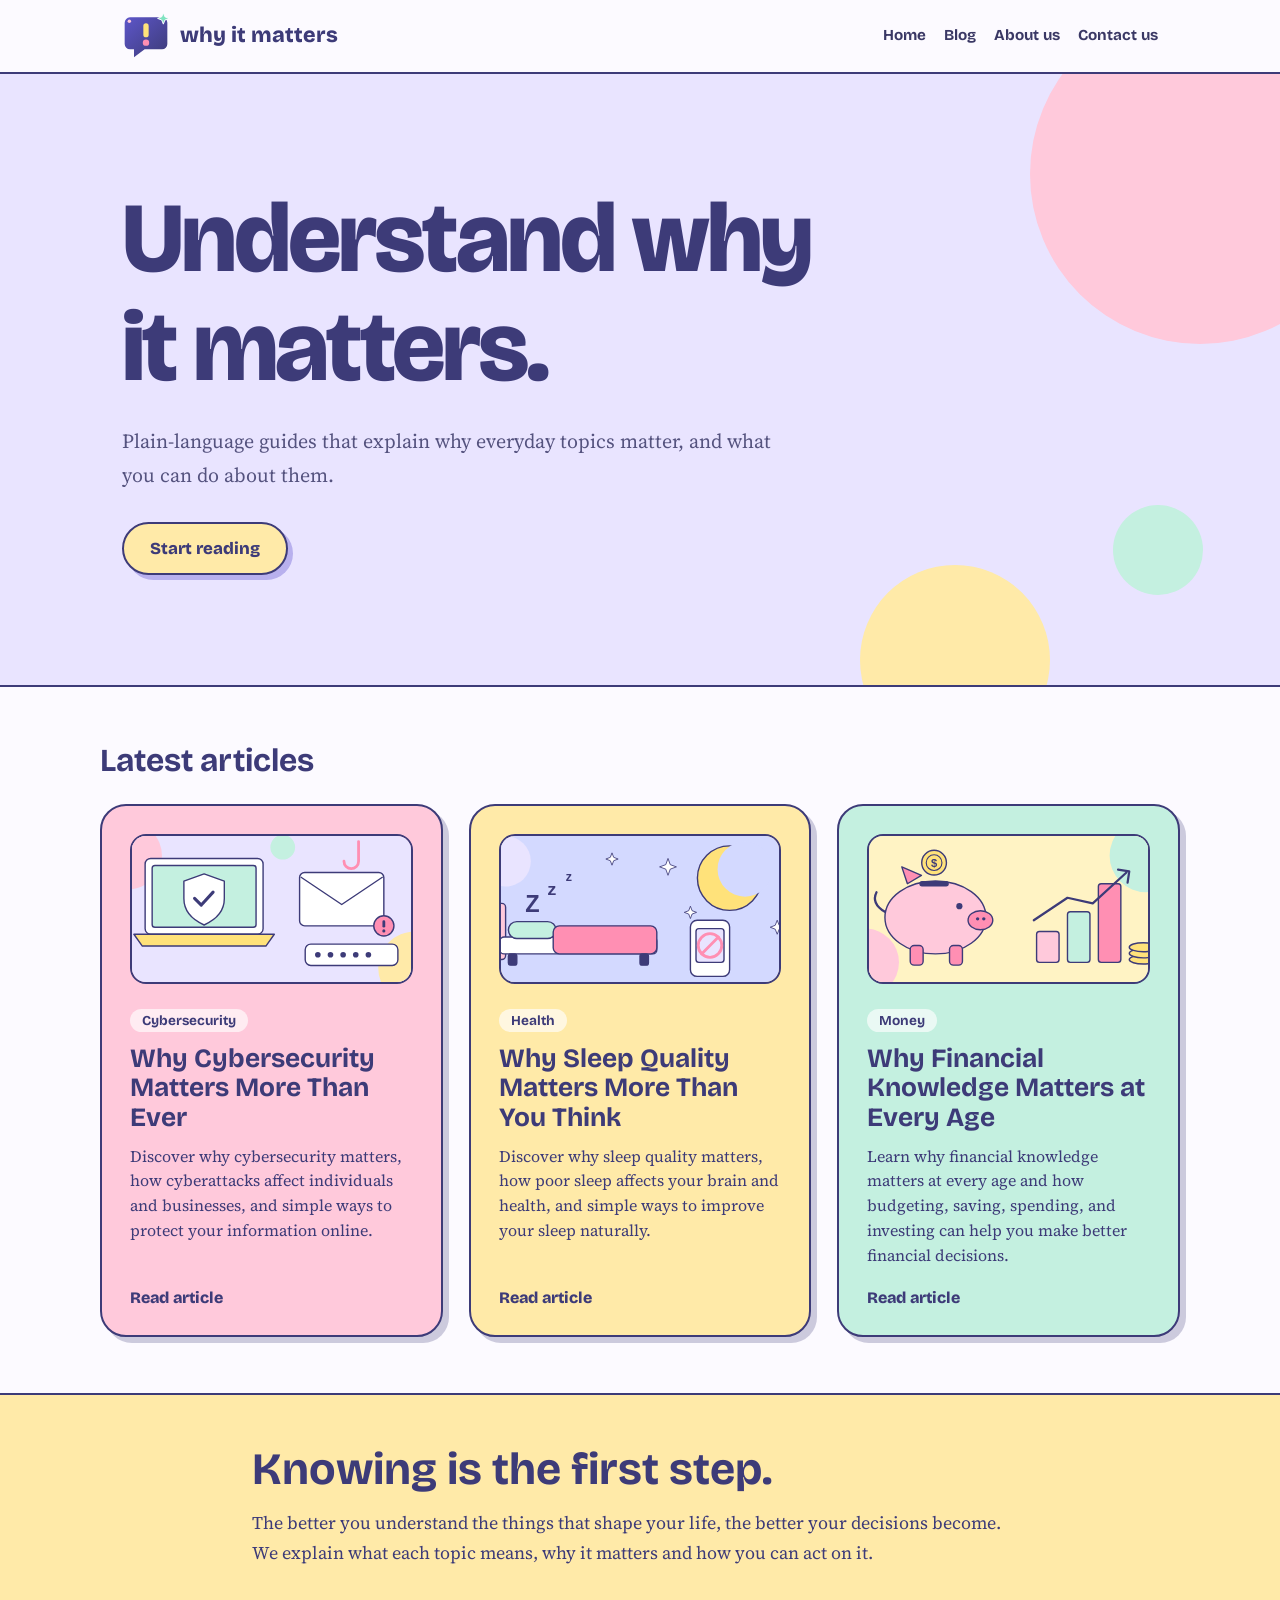
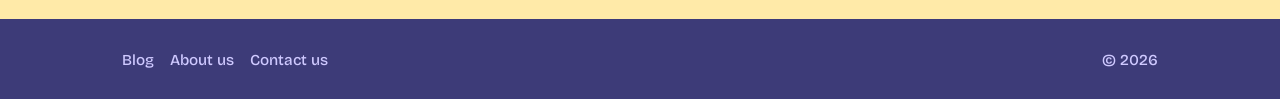
<file: index.html>
<!DOCTYPE html>
<html lang="en">
<head>
<meta charset="utf-8">
<meta name="viewport" content="width=device-width, initial-scale=1, viewport-fit=cover">
<link rel="icon" href="favicon.svg" type="image/svg+xml">
<title>Why It Matters – Simple Guides to What Matters Most</title>
<meta name="description" content="Plain-language guides that explain why everyday topics matter, from staying safe online to better sleep and smarter money habits.">
<link rel="preconnect" href="https://fonts.googleapis.com">
<link href="https://fonts.googleapis.com/css2?family=Bricolage+Grotesque:wght@500;700;800&family=Source+Serif+4:wght@400;600&display=swap" rel="stylesheet">
<link rel="stylesheet" href="style.css">
</head>
<body>
<header><div class="wrap">
<a class="logo" href="#home" aria-label="Why It Matters – home">
<img src="logo.svg" alt="" width="48" height="48">
<span>why it matters</span></a>
<nav aria-label="Main menu"><a href="#home">Home</a><a href="#blog">Blog</a><a href="#about">About us</a><a href="#contact">Contact us</a></nav>
</div></header>

<main>
<section id="home">
<div class="hero"><span class="blob b1"></span><span class="blob b2"></span><span class="blob b3"></span>
<div class="wrap"><h1>Understand why it matters.</h1>
<p>Plain-language guides that explain why everyday topics matter, and what you can do about them.</p>
<a class="btn" href="#articles">Start reading</a></div></div>
<div class="wrap grid" id="articles">
<h2 class="t">Latest articles</h2>
<a class="card c1" href="#cybersecurity"><img src="images/cybersecurity.svg" alt="" loading="lazy"><div><span class="tag">Cybersecurity</span><h3>Why Cybersecurity Matters More Than Ever</h3><p>Discover why cybersecurity matters, how cyberattacks affect individuals and businesses, and simple ways to protect your information online.</p></div><b>Read article</b></a><a class="card c2" href="#sleep"><img src="images/sleep.svg" alt="" loading="lazy"><div><span class="tag">Health</span><h3>Why Sleep Quality Matters More Than You Think</h3><p>Discover why sleep quality matters, how poor sleep affects your brain and health, and simple ways to improve your sleep naturally.</p></div><b>Read article</b></a><a class="card c3" href="#finance"><img src="images/finance.svg" alt="" loading="lazy"><div><span class="tag">Money</span><h3>Why Financial Knowledge Matters at Every Age</h3><p>Learn why financial knowledge matters at every age and how budgeting, saving, spending, and investing can help you make better financial decisions.</p></div><b>Read article</b></a>
</div>
<div class="why"><div class="wrap"><h2>Knowing is the first step.</h2><p>The better you understand the things that shape your life, the better your decisions become. We explain what each topic means, why it matters and how you can act on it.</p></div></div>
</section>

<section id="blog">
<div class="top"><div class="wrap"><h1>Blog</h1><p>Clear, practical guides on topics that matter in everyday life. Pick a topic and start reading.</p></div></div>
<div class="wrap grid blog-grid">
<a class="card c1" href="#cybersecurity"><img src="images/cybersecurity.svg" alt="" loading="lazy"><div><span class="tag">Cybersecurity</span><h3>Why Cybersecurity Matters More Than Ever</h3><p>Discover why cybersecurity matters, how cyberattacks affect individuals and businesses, and simple ways to protect your information online.</p></div><b>Read article</b></a><a class="card c2" href="#sleep"><img src="images/sleep.svg" alt="" loading="lazy"><div><span class="tag">Health</span><h3>Why Sleep Quality Matters More Than You Think</h3><p>Discover why sleep quality matters, how poor sleep affects your brain and health, and simple ways to improve your sleep naturally.</p></div><b>Read article</b></a><a class="card c3" href="#finance"><img src="images/finance.svg" alt="" loading="lazy"><div><span class="tag">Money</span><h3>Why Financial Knowledge Matters at Every Age</h3><p>Learn why financial knowledge matters at every age and how budgeting, saving, spending, and investing can help you make better financial decisions.</p></div><b>Read article</b></a>
</div></section>

<section id="about">
<div class="top"><div class="wrap"><h1>About us</h1><p>We explain why things matter, in simple language, so you can make better decisions with confidence.</p></div></div>
<div class="body">
<h2>Why we exist</h2>
<p>Many topics affect our daily lives, from staying safe online to looking after our health and managing money. Yet the information about them is often scattered, technical or overwhelming. Why It Matters was created to make these topics easy to understand.</p>
<h2>What you will find here</h2>
<div class="facts">
<div><h3>Clear explanations</h3><p>Simple language with no jargon and no technical background needed.</p></div>
<div><h3>Practical steps</h3><p>Useful habits and ideas you can start using right away.</p></div>
<div><h3>Honest information</h3><p>Balanced guidance that explains risks and limits, without exaggeration.</p></div>
</div>
<h2>Our approach</h2>
<p>Every article follows one idea: explain what the topic is, show why it matters, and describe what you can do about it. We cover a new subject in each article, and we keep adding more, so there is always something new to learn.</p>
<p><a class="btn" href="#blog">Read the blog</a></p>
</div></section>

<section id="contact">
<div class="top"><div class="wrap"><h1>Contact us</h1><p>Have a question, a topic idea or feedback? Send us a message.</p></div></div>
<div class="body">
<form action="mailto:hello@whyitmatters.com" method="post" enctype="text/plain">
<label>Your name<input type="text" name="name" autocomplete="name" required></label>
<label>Email address<input type="email" name="email" autocomplete="email" required></label>
<label>Message<textarea name="message" required></textarea></label>
<button class="btn" type="submit">Send message</button>
</form>
</div></section>

<article id="cybersecurity"><section style="display:contents">
<div class="top"><div class="wrap"><a href="#home">&larr; All articles</a><h1 style="margin-top:14px">Why Cybersecurity Matters More Than Ever</h1><p>Discover why cybersecurity matters, how cyberattacks affect individuals and businesses, and simple ways to protect your information online.</p></div></div>
<div class="figure"><img src="images/cybersecurity.svg" alt="A laptop protected by a shield with a check mark, beside a phishing email on a hook and a hidden password"><p>Strong habits protect more than strong software.</p></div>
<div class="body">
<p class="lead">The internet has become an important part of everyday life. People use it to communicate, shop online, manage bank accounts, work remotely, store personal information, and access entertainment. Businesses also depend on digital systems to manage customers, payments, and important records.</p>
<p>However, as our lives become more connected, the risks of cyberattacks also increase. Personal information, financial accounts, and business data can become targets for criminals who use technology to steal information or cause damage.</p>
<p>This is why cybersecurity matters more than ever. Protecting digital information is no longer only the responsibility of technology experts. It has become an important part of everyday life.</p>
<h2>What Is Cybersecurity?</h2>
<p>Cybersecurity means protecting computers, mobile devices, networks, applications, and digital information from unauthorized access, attacks, or damage.</p>
<p>It includes the tools, practices, and security measures used to keep digital systems safe.</p>
<p>For example, using a strong password, enabling two-factor authentication, installing security updates, and avoiding suspicious links are all basic cybersecurity practices.</p>
<p>Cybersecurity is important for individuals, businesses, educational institutions, hospitals, government organizations, and almost every industry that uses digital technology.</p>
<h2>Why Cybersecurity Matters in Everyday Life</h2>
<p>Many people store sensitive information online without thinking about how valuable it might be to someone else.</p>
<p>Email accounts contain personal conversations, documents, and account recovery information. Banking applications provide access to financial services. Social media accounts contain photographs, personal details, and connections with friends and family.</p>
<p>If someone gains unauthorized access to these accounts, the consequences can be serious.</p>
<p>A stolen email account may allow criminals to reset passwords for other services. A compromised banking account may lead to financial losses. A hacked social media profile may be used to spread fraudulent messages.</p>
<p>Cybersecurity helps protect these digital assets and reduces the chances of personal information being misused.</p>
<h2>How Cyberattacks Affect Businesses</h2>
<p>Businesses depend heavily on technology to operate efficiently. They store customer information, manage payments, communicate with employees, and maintain important records through digital systems.</p>
<p>A cyberattack can interrupt these activities and create significant problems.</p>
<p>Some common business cybersecurity risks include:</p>
<ul>
<li><b>Data breaches:</b> Unauthorized access to confidential customer or company information.</li>
<li><b>Ransomware:</b> Malicious software that locks files or systems and demands payment.</li>
<li><b>Phishing:</b> Fake messages designed to trick employees into sharing passwords or sensitive information.</li>
<li><b>Website attacks:</b> Attempts to damage websites, steal information, or interrupt services.</li>
<li><b>Account compromise:</b> Criminals gaining access to business email or other important accounts.</li>
</ul>
<p>A successful attack can cause financial losses, operational disruption, customer distrust, and damage to a company’s reputation.</p>
<p>Even small businesses need cybersecurity because criminals do not target only large organizations.</p>
<h2>Why Personal Information Needs Protection</h2>
<p>Personal information has become valuable in the digital world.</p>
<p>Names, phone numbers, email addresses, passwords, financial details, and identity documents can be misused in different ways.</p>
<p>Criminals may use stolen information to create fake accounts, impersonate individuals, send fraudulent messages, or attempt financial fraud.</p>
<p>Protecting personal information means being careful about what you share online and understanding how websites and applications handle your data.</p>
<p>Before providing sensitive information, check whether the service is trustworthy and whether the information is genuinely necessary.</p>
<h2>The Growing Risk of Online Scams</h2>
<p>Online scams have become increasingly convincing.</p>
<p>Fraudsters may pretend to be bank representatives, delivery companies, customer support agents, employers, or even people you know.</p>
<p>Some scams involve fake payment requests. Others use urgent messages to create fear and pressure people into acting quickly.</p>
<p>For example, you might receive a message claiming that your bank account will be blocked unless you immediately verify your information through a link.</p>
<p>Such messages may lead to fake websites designed to steal passwords or banking details.</p>
<p>The safest approach is to verify important requests through official channels instead of trusting unexpected messages.</p>
<h2>How Artificial Intelligence Is Changing Cybersecurity</h2>
<p>Artificial intelligence is influencing both cybersecurity protection and cybercrime.</p>
<p>Security teams can use artificial intelligence to identify unusual activity, analyze large amounts of information, and detect potential threats more quickly.</p>
<p>At the same time, criminals may use artificial intelligence to create convincing phishing messages, imitate voices, or produce fake images and videos.</p>
<p>This makes it more difficult to identify suspicious content simply by looking at its appearance or checking whether its language contains mistakes.</p>
<p>As technology develops, people need stronger security awareness and better methods of verifying digital information.</p>
<h2>Simple Cybersecurity Practices Everyone Should Follow</h2>
<p>You do not need advanced technical knowledge to improve your digital security.</p>
<ol>
<li><b>Use Strong and Unique Passwords:</b> Avoid using the same password across multiple accounts. A password manager can help you create and store strong passwords safely.</li>
<li><b>Enable Two-Factor Authentication:</b> Two-factor authentication adds another verification step when signing in. It can make unauthorized account access more difficult, even if someone knows your password.</li>
<li><b>Keep Devices Updated:</b> Software updates often include security improvements. Installing updates regularly helps protect devices against known security weaknesses.</li>
<li><b>Avoid Suspicious Links:</b> Do not open unexpected links or attachments without checking their source. Carefully examine messages that request passwords, payments, or personal information.</li>
<li><b>Protect Your Wi-Fi Network:</b> Use a strong password for your home Wi-Fi and keep your router software updated.</li>
<li><b>Back Up Important Information:</b> Regular backups can help recover important files after accidental deletion, device damage, or certain cyberattacks.</li>
<li><b>Verify Before Sharing Information:</b> Check whether a website, message, or person is genuine before sharing sensitive information.</li>
</ol>
<p>These simple habits can reduce many common cybersecurity risks.</p>
<h2>Why Cybersecurity Awareness Matters</h2>
<p>Technology alone cannot prevent every cyberattack.</p>
<p>Many security incidents happen because someone clicks a suspicious link, shares confidential information, or uses an unsafe password.</p>
<p>Cybersecurity awareness helps people recognize warning signs and make safer decisions.</p>
<p>Schools can teach students about online safety. Businesses can train employees to identify suspicious messages. Families can discuss safe internet habits and protect younger users.</p>
<p>When people understand common digital risks, they become an important part of protecting themselves and others.</p>
<h2>Frequently Asked Questions</h2>
<details><summary>Why is cybersecurity important today?</summary><p>Cybersecurity protects personal information, financial accounts, business data, and digital systems from unauthorized access, cyberattacks, and online fraud.</p></details>
<details><summary>Can individuals become victims of cyberattacks?</summary><p>Yes. Individuals may experience account hacking, identity theft, phishing, financial fraud, and data exposure.</p></details>
<details><summary>Is cybersecurity important for small businesses?</summary><p>Yes. Small businesses often store customer information and depend on digital services. Security incidents can affect their operations, finances, and reputation.</p></details>
<details><summary>What is the easiest way to improve cybersecurity?</summary><p>Start by using unique passwords, enabling two-factor authentication, updating devices, and avoiding suspicious links.</p></details>
<details><summary>Does cybersecurity require technical knowledge?</summary><p>Basic cybersecurity does not require advanced technical skills. Everyday security habits and awareness can provide meaningful protection.</p></details>
<h2>Final thoughts</h2>
<p>The digital world offers many opportunities, but it also creates new risks.</p>
<p>As people and businesses depend more on technology, protecting digital information becomes increasingly important.</p>
<p>Cybersecurity is not only about preventing hackers from accessing computers. It is about protecting privacy, financial security, personal identity, business operations, and trust.</p>
<p>A few simple security habits can make a meaningful difference in how safely we use the internet.</p>
<div class="take">Cybersecurity matters because a safer digital world begins with protecting the information, accounts, and systems we depend on every day.</div>
</div></section></article>
<article id="sleep"><section style="display:contents">
<div class="top"><div class="wrap"><a href="#home">&larr; All articles</a><h1 style="margin-top:14px">Why Sleep Quality Matters More Than You Think</h1><p>Discover why sleep quality matters, how poor sleep affects your brain and health, and simple ways to improve your sleep naturally.</p></div></div>
<div class="figure"><img src="images/sleep.svg" alt="A cozy bed under a crescent moon with sleeping Zs and a phone that is crossed out"><p>Good rest begins with the habits you keep before bed.</p></div>
<div class="body">
<p class="lead">Sleep is one of the most important parts of our daily lives, yet many people treat it as something they can easily sacrifice. Busy schedules, late-night phone use, work pressure, and entertainment often reduce the time we spend sleeping. Some people even believe that sleeping less means being more productive.</p>
<p>However, sleep is not simply about resting your body. It plays an important role in how you think, feel, learn, and perform throughout the day. Poor sleep can affect your mood, concentration, energy, and overall health in ways that are easy to overlook.</p>
<p>Understanding why sleep quality matters can help you develop better habits and improve your everyday life.</p>
<h2>What Is Sleep Quality?</h2>
<p>Sleep quality refers to how well you sleep during the night. It is not only about the number of hours you spend in bed but also about how easily you fall asleep, whether you wake up frequently, and how refreshed you feel in the morning.</p>
<p>Good sleep usually means falling asleep without too much difficulty, staying asleep for most of the night, and waking up feeling rested.</p>
<p>You may spend eight hours in bed but still feel tired if your sleep is interrupted or uncomfortable. This is why sleep quality is just as important as sleep duration.</p>
<h2>Why Sleep Matters for Your Brain</h2>
<p>Your brain remains active even when you are sleeping. During sleep, it performs several important functions that support learning, memory, and mental performance.</p>
<p>Good sleep helps your brain process information from the day. It supports memory formation and makes it easier to remember what you have learned.</p>
<p>Poor sleep can make simple tasks feel difficult. You may struggle to concentrate, forget small details, or take longer to understand information.</p>
<p>For students, this can affect learning and academic performance. For professionals, it may reduce productivity and make everyday work more challenging.</p>
<p>Getting enough quality sleep helps your brain stay ready for the next day.</p>
<h2>How Sleep Affects Your Mood</h2>
<p>Have you ever noticed feeling irritated, impatient, or emotional after a night of poor sleep?</p>
<p>Sleep and mood are closely connected. When you do not sleep well, managing emotions can become more difficult. Small problems may feel bigger, and stressful situations may become harder to handle.</p>
<p>Regular, good-quality sleep supports emotional balance and helps you respond more calmly to daily challenges.</p>
<p>It also plays an important role in mental well-being. Long-term sleep problems are associated with a higher risk of mental health difficulties, including anxiety and depression.</p>
<p>Taking care of your sleep is one useful step toward supporting your emotional health.</p>
<h2>Why Sleep Matters for Physical Health</h2>
<p>Sleep gives your body time to recover and maintain important functions.</p>
<p>During sleep, your body supports tissue repair, immune system activity, and the regulation of several hormones. These processes help your body function properly.</p>
<p>Poor sleep over time has been linked to several health concerns, including:</p>
<ul>
<li>Increased risk of high blood pressure.</li>
<li>Problems with blood sugar regulation.</li>
<li>Greater risk of weight-related health problems.</li>
<li>Reduced immune system function.</li>
<li>Higher risk of certain heart-related conditions.</li>
</ul>
<p>Sleep alone cannot prevent every health problem. However, regular and sufficient sleep is an important part of a healthy lifestyle.</p>
<h2>How Poor Sleep Affects Daily Productivity</h2>
<p>Many people stay awake late to finish work, study longer, or complete personal tasks. They may believe that sacrificing sleep gives them more time.</p>
<p>In reality, poor sleep can reduce the quality of the time you gain.</p>
<p>When you are tired, you may make more mistakes, lose focus, and struggle to complete tasks efficiently. Even simple decisions can require more effort.</p>
<p>For example, someone who sleeps poorly may spend several hours completing work that could have been finished faster after proper rest.</p>
<p>Good sleep supports better concentration, faster thinking, and more consistent performance.</p>
<h2>The Role of Sleep in Learning and Memory</h2>
<p>Sleep is especially important when learning something new.</p>
<p>Whether you are preparing for an examination, learning a new skill, or studying for professional work, your brain needs rest to process information effectively.</p>
<p>Staying awake all night before an examination may seem helpful, but it can make concentration and memory worse the following day.</p>
<p>A regular sleep schedule can support better learning than repeatedly sacrificing sleep for extra study hours.</p>
<h2>Common Habits That Reduce Sleep Quality</h2>
<p>Several everyday habits can make it harder to sleep properly.</p>
<ul>
<li><b>Using Phones Before Bed:</b> Bright screens, stimulating content, and endless scrolling can delay bedtime. Phone use can also keep your mind active when you should be relaxing.</li>
<li><b>Drinking Caffeine Late in the Day:</b> Coffee, energy drinks, and other caffeinated beverages can interfere with sleep, especially when consumed in the afternoon or evening.</li>
<li><b>Irregular Sleeping Hours:</b> Going to bed at very different times each night can disturb your natural sleep schedule.</li>
<li><b>Stress and Overthinking:</b> Worrying about work, relationships, finances, or future plans can make it difficult to relax before sleeping.</li>
<li><b>Uncomfortable Sleeping Conditions:</b> Excessive noise, bright lights, uncomfortable temperatures, and an unsuitable sleeping environment can interrupt sleep.</li>
</ul>
<p>Recognizing these habits is the first step toward improving sleep quality.</p>
<h2>Simple Ways to Improve Sleep Quality</h2>
<p>You do not need complicated routines to begin sleeping better. Small changes can make a difference.</p>
<ul>
<li><b>Maintain a regular schedule:</b> Try to sleep and wake up at similar times every day.</li>
<li><b>Reduce screen time:</b> Avoid unnecessary phone use close to bedtime.</li>
<li><b>Create a comfortable bedroom:</b> Keep your sleeping space quiet, dark, and comfortable.</li>
<li><b>Limit late caffeine:</b> Avoid caffeine in the hours before sleeping.</li>
<li><b>Exercise regularly:</b> Physical activity can support better sleep, although intense exercise close to bedtime may affect some people.</li>
<li><b>Relax before bed:</b> Reading, gentle stretching, or quiet activities can help you prepare for sleep.</li>
<li><b>Get enough sleep:</b> Most adults generally need at least seven hours of sleep each night.</li>
</ul>
<p>If sleep problems continue for weeks or regularly affect your daily life, consider speaking with a healthcare professional.</p>
<h2>Frequently Asked Questions</h2>
<details><summary>Why is sleep quality more important than you think?</summary><p>Sleep affects your concentration, memory, mood, physical health, and daily performance. Poor sleep can influence several areas of life even when you do not immediately notice it.</p></details>
<details><summary>How many hours of sleep do adults need?</summary><p>Most adults need at least seven hours of sleep each night. Individual needs can vary, and some people may need more.</p></details>
<details><summary>Can poor sleep affect mental health?</summary><p>Yes. Poor sleep can affect emotional regulation and is associated with a greater risk of mental health difficulties.</p></details>
<details><summary>Does using a phone before bed affect sleep?</summary><p>Phone use can delay bedtime and interfere with relaxation. Reducing screen use before sleeping may help improve sleep habits.</p></details>
<details><summary>Can better sleep improve productivity?</summary><p>Good sleep supports concentration, memory, decision-making, and energy, which can help people perform everyday tasks more effectively.</p></details>
<h2>Final thoughts</h2>
<p>Sleep is not wasted time. It is an essential part of maintaining your physical health, mental clarity, and emotional balance.</p>
<p>When you sleep well, your body gets time to recover, your brain processes information, and you become better prepared to handle everyday responsibilities.</p>
<p>Improving sleep quality does not require a perfect lifestyle. It begins with understanding your habits and making small, consistent changes.</p>
<div class="take">Sleep quality matters because the way you rest at night can influence how you think, feel, and live during the day.</div>
</div></section></article>
<article id="finance"><section style="display:contents">
<div class="top"><div class="wrap"><a href="#home">&larr; All articles</a><h1 style="margin-top:14px">Why Financial Knowledge Matters at Every Age</h1><p>Learn why financial knowledge matters at every age and how budgeting, saving, spending, and investing can help you make better financial decisions.</p></div></div>
<div class="figure"><img src="images/finance.svg" alt="A piggy bank with a coin dropping in, beside a rising bar chart and a stack of coins"><p>Small money habits grow into real confidence.</p></div>
<div class="body">
<p class="lead">Money is a part of almost every decision we make. From buying everyday products to planning a vacation, paying bills, or saving for the future, financial decisions affect our lives in many ways. However, many people learn how to earn money without learning how to manage it properly.</p>
<p>Understanding money is not only important for adults or business owners. It is equally useful for students, young professionals, families, and older people. Financial knowledge helps people make better decisions, avoid common mistakes, and feel more confident about their future.</p>
<h2>What Is Financial Knowledge?</h2>
<p>Financial knowledge means understanding how money works and how to manage it wisely. It includes knowing how to save, spend, borrow, invest, and plan for future expenses.</p>
<p>A person with good financial knowledge understands the difference between needs and wants. They know why saving is important, how interest works, and why borrowing money without a plan can create problems.</p>
<p>You do not need to be an expert in finance to manage money better. Even a few basic habits can make a meaningful difference in everyday life.</p>
<h2>Why Financial Knowledge Matters for Students</h2>
<p>Students often believe that money management becomes important only after getting a job. However, learning about money at an early age can build useful habits for the future.</p>
<p>Students who understand basic financial concepts can:</p>
<ul>
<li>Manage pocket money more responsibly.</li>
<li>Avoid unnecessary spending.</li>
<li>Develop regular saving habits.</li>
<li>Understand the value of money.</li>
<li>Prepare for future financial responsibilities.</li>
</ul>
<p>For example, a student who receives monthly pocket money can divide it into spending and saving. This simple habit teaches planning and self-control.</p>
<p>Learning about money early can also help students understand the importance of financial independence.</p>
<h2>Why It Matters for Young Adults</h2>
<p>Starting a career brings new financial responsibilities. Young adults may receive their first salary, move to a new city, purchase expensive products, or begin supporting their families.</p>
<p>Without proper planning, it is easy to spend an entire salary before the next month begins.</p>
<p>Financial knowledge helps young professionals:</p>
<ul>
<li>Create a monthly budget.</li>
<li>Build an emergency fund.</li>
<li>Understand credit cards and loans.</li>
<li>Avoid unnecessary debt.</li>
<li>Start saving for long-term goals.</li>
</ul>
<p>An emergency fund is especially useful because unexpected expenses can happen at any time. Medical bills, job changes, or urgent repairs can become difficult to manage without savings.</p>
<p>Young adults who develop good money habits early may find it easier to handle financial pressure later in life.</p>
<h2>Why Financial Knowledge Matters for Families</h2>
<p>Managing money becomes more complicated when people have families. Household expenses, education costs, healthcare, housing, and future plans require careful decisions.</p>
<p>Financial knowledge helps families understand their income and expenses. It also makes it easier to prepare for important goals such as buying a home, supporting children, or planning retirement.</p>
<p>A family budget can help everyone understand where money is going. It can also reduce unnecessary expenses and improve communication about financial decisions.</p>
<p>Planning together allows families to make better choices and prepare for unexpected situations.</p>
<h2>Understanding Saving, Spending, and Investing</h2>
<p>Three important parts of money management are saving, spending, and investing.</p>
<p>Saving means keeping money aside for future needs. Savings can help with emergencies, short-term goals, and planned purchases.</p>
<p>Spending means using money to purchase products or services. Understanding the difference between necessary and unnecessary spending helps people control their expenses.</p>
<p>Investing means putting money into assets with the goal of growing its value over time. Investments can involve risks, and returns are never guaranteed. Learning about different investment options before making decisions is important.</p>
<p>Understanding these three areas can help people use their money more effectively.</p>
<h2>How Financial Knowledge Helps Avoid Common Mistakes</h2>
<p>Many financial problems happen because people make decisions without understanding the consequences.</p>
<p>Some common mistakes include:</p>
<ul>
<li>Spending more money than they earn.</li>
<li>Using credit cards without understanding repayment.</li>
<li>Taking loans without checking the total cost.</li>
<li>Ignoring emergency savings.</li>
<li>Investing money without understanding the risks.</li>
<li>Following financial advice without checking its reliability.</li>
</ul>
<p>Financial knowledge helps people recognize these mistakes before they become serious problems.</p>
<p>It also encourages people to ask questions, compare options, and think carefully before making important financial decisions.</p>
<h2>Why Financial Knowledge Matters in the Digital Age</h2>
<p>Today, managing money is easier in many ways. People can transfer money, pay bills, shop online, and access banking services through mobile applications.</p>
<p>However, digital convenience also creates new risks.</p>
<p>Online scams, fake investment offers, misleading financial advertisements, and fraudulent payment requests can cause financial losses.</p>
<p>Understanding basic financial safety helps people protect their money. They should avoid sharing passwords, verify payment requests, and carefully check investment opportunities before trusting them.</p>
<p>Financial knowledge is now closely connected to digital awareness and personal security.</p>
<h2>How to Improve Your Financial Knowledge</h2>
<p>Improving financial knowledge does not require expensive courses or complicated financial books.</p>
<p>You can begin with a few simple steps:</p>
<ol>
<li><b>Track your expenses:</b> Write down where your money goes every month.</li>
<li><b>Create a budget:</b> Decide how much you want to spend and save.</li>
<li><b>Learn basic financial terms:</b> Understand interest, inflation, debt, savings, and investments.</li>
<li><b>Build saving habits:</b> Start with a small amount and increase it gradually.</li>
<li><b>Research before investing:</b> Understand the risks and costs involved.</li>
<li><b>Learn from reliable sources:</b> Use trusted educational resources instead of blindly following social media advice.</li>
</ol>
<p>The most important step is to practice what you learn in everyday life.</p>
<h2>Frequently Asked Questions</h2>
<details><summary>Why is financial knowledge important?</summary><p>Financial knowledge helps people manage money, control expenses, understand debt, save for future needs, and make better financial decisions.</p></details>
<details><summary>Can students learn financial knowledge?</summary><p>Yes. Students can learn budgeting, saving, spending control, and the basic value of money from an early age.</p></details>
<details><summary>Does financial knowledge help people save money?</summary><p>Yes. Understanding expenses and financial goals can help people develop better saving habits and reduce unnecessary spending.</p></details>
<details><summary>Is financial knowledge important for earning a high salary?</summary><p>Financial knowledge is useful regardless of income. Even people who earn a high salary can face financial problems if they spend without planning.</p></details>
<h2>Final thoughts</h2>
<p>Financial knowledge is not something people need only during difficult financial situations. It is a useful life skill that supports better decisions at every stage of life.</p>
<p>Students can use it to develop responsible habits. Young professionals can use it to manage their salaries. Families can use it to plan their future, and older adults can use it to protect their savings.</p>
<p>The goal is not to become wealthy overnight. The goal is to understand money, use it wisely, and build a more secure future.</p>
<div class="take">Financial knowledge matters because better understanding of money can lead to better decisions, greater confidence, and fewer financial surprises.</div>
</div></section></article>
</main>

<footer><div class="wrap"><span class="foot-links"><a href="#blog">Blog</a><a href="#about">About us</a><a href="#contact">Contact us</a></span><span>&copy; 2026</span></div></footer>
</body>
</html>
</file>
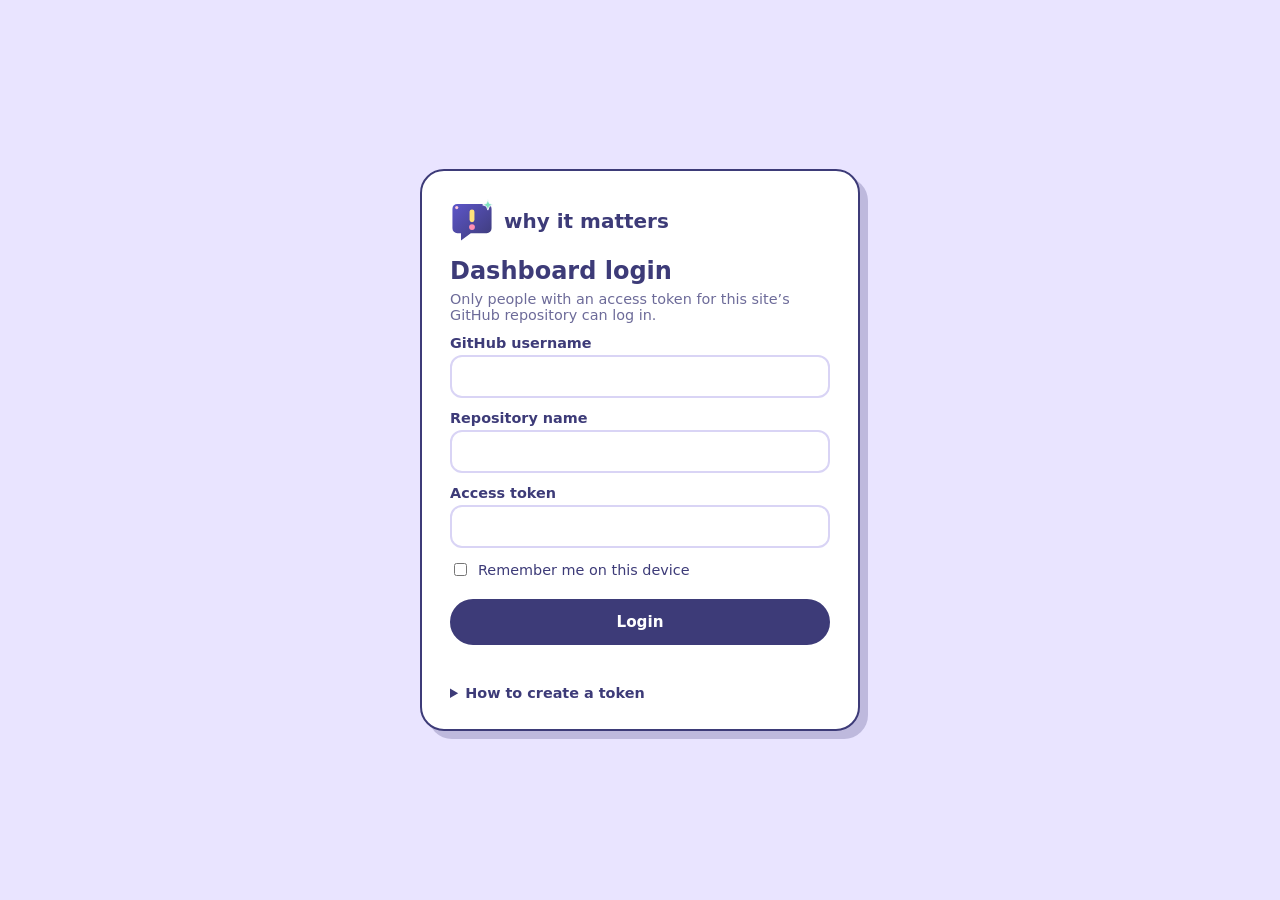
<file: dashboard/index.html>
<!DOCTYPE html>
<html lang="en"><head><meta charset="utf-8"><meta name="viewport" content="width=device-width,initial-scale=1">
<title>Why It Matters – Dashboard</title>
<link rel="icon" href="../favicon.svg" type="image/svg+xml"><meta name="robots" content="noindex,nofollow">
<style>
:root{--ink:#3d3b78;--bg:#fcfaff;--line:#d9d4f5;--pink:#ffc9db;--yellow:#ffeaa8;--mint:#c4f0e0;--lav:#e9e4ff;font-family:"Trebuchet MS",system-ui,sans-serif}
*{box-sizing:border-box}body{margin:0;background:var(--bg);color:#2d2b5c}
header{display:flex;align-items:center;gap:18px;flex-wrap:wrap;padding:12px 24px;border-bottom:2px solid var(--ink);background:var(--lav);position:sticky;top:0;z-index:5}
header img{width:40px}header b{font-size:1.2rem;color:var(--ink)}header .sp{flex:1}
button,.btn{font-weight:700;font-size:.95rem;font-family:inherit;border:2px solid var(--ink);background:#fff;color:var(--ink);padding:8px 16px;border-radius:999px;cursor:pointer;text-decoration:none;display:inline-block}
button:hover,.btn:hover{background:var(--yellow)}button.pri{background:var(--ink);color:#fff}button.pri:hover{background:#2e2c5f}button.sm{padding:4px 11px;font-size:.85rem}button.del{border-color:#c0446e;color:#c0446e}
nav button.on{background:var(--pink)}
main{max-width:960px;margin:0 auto;padding:24px}
h2{color:var(--ink);margin:0 0 16px}
.card{background:#fff;border:2px solid var(--ink);border-radius:18px;padding:18px;margin-bottom:18px}
label{display:block;font-weight:700;font-size:.9rem;color:var(--ink);margin:12px 0 4px}label small{font-weight:400;color:#7a77a8}
input,textarea,select{width:100%;font-size:1rem;font-family:inherit;padding:10px 12px;border:2px solid var(--line);border-radius:12px;background:#fff;color:inherit}
input:focus,textarea:focus,select:focus{outline:none;border-color:var(--ink)}textarea{min-height:90px;resize:vertical}
.row{display:grid;grid-template-columns:repeat(auto-fit,minmax(200px,1fr));gap:14px}
table{width:100%;border-collapse:collapse}td,th{text-align:left;padding:10px 8px;border-bottom:1px solid var(--line);font-size:.95rem}th{color:var(--ink)}
.pill{padding:2px 10px;border-radius:999px;font-size:.8rem;font-weight:700;border:2px solid var(--ink)}.pill.published{background:var(--mint)}.pill.draft{background:var(--yellow)}
.blk{border:2px solid var(--line);border-radius:14px;padding:12px;margin-bottom:12px;background:#fdfcff}
.blk .hd{display:flex;gap:6px;align-items:center;margin-bottom:8px}.blk .hd b{flex:1;color:var(--ink);font-size:.85rem;text-transform:uppercase;letter-spacing:.04em}
.adds{display:flex;gap:8px;flex-wrap:wrap}.prev{max-width:260px;max-height:160px;border-radius:12px;border:2px solid var(--line);display:block;margin:8px 0}
#toast{position:fixed;right:20px;bottom:20px;background:var(--ink);color:#fff;padding:12px 20px;border-radius:14px;display:none;max-width:340px;z-index:9}#toast.err{background:#c0446e}
.hint{color:#6d6b99;font-size:.9rem;margin:0 0 10px}.bar{position:sticky;bottom:0;background:var(--bg);padding:12px 0;border-top:2px solid var(--line);display:flex;gap:10px;flex-wrap:wrap;align-items:center}
dialog{border:2px solid var(--ink);border-radius:18px;width:min(720px,94vw);padding:20px}dialog textarea{min-height:300px}
.locked header,.locked main{display:none}#gate[hidden]{display:none}#gate{min-height:100vh;display:grid;place-items:center;background:#e9e4ff;padding:20px}
.gbox{width:min(440px,100%);background:#fff;border:2px solid var(--ink);border-radius:24px;padding:28px;box-shadow:8px 8px 0 rgba(61,59,120,.25)}.gbox h1{color:var(--ink);font-size:1.5rem;margin:14px 0 6px}.gbox .logo{display:flex;align-items:center;gap:10px;font-weight:800;font-size:1.25rem;color:var(--ink)}.gbox .logo img{width:44px}
.gbox button.pri{width:100%;margin-top:16px;padding:12px}.chk{display:flex;gap:8px;align-items:center;font-weight:400}.chk input{width:auto}#gerr{color:#c0446e;font-weight:700;font-size:.9rem;margin-top:10px;min-height:1.2em}.gbox details{margin-top:12px;font-size:.9rem;color:#4b4880}.gbox summary{cursor:pointer;font-weight:700;color:var(--ink)}.gbox ol{padding-left:18px}
</style></head><body class="locked">
<div id="gate" hidden><form class="gbox" id="gf"><div class="logo"><img src="../logo.svg" alt="">why it matters</div><h1>Dashboard login</h1><p class="hint">Only people with an access token for this site’s GitHub repository can log in.</p>
<label>GitHub username</label><input id="g_owner" autocomplete="username" required><label>Repository name</label><input id="g_repo" required><label>Access token</label><input id="g_token" type="password" autocomplete="current-password" required>
<label class="chk"><input type="checkbox" id="g_rem"> Remember me on this device</label><button class="pri" id="gb">Login</button><div id="gerr" role="alert"></div>
<details><summary>How to create a token</summary><ol><li>GitHub &rarr; Settings &rarr; Developer settings &rarr; Personal access tokens &rarr; <b>Fine-grained tokens</b> &rarr; Generate new token.</li><li>Repository access: <b>Only select repositories</b> &rarr; your site’s repository.</li><li>Permissions &rarr; Contents: <b>Read and write</b> (also give Actions: Read-only so the site status can be shown).</li><li>Copy the token and paste it here. GitHub shows it only once.</li></ol></details></form></div>
<header><img src="../logo.svg" alt=""><b>why it matters · dashboard</b>
<nav><button id="n-list" class="on">Articles</button> <button id="n-new">+ New article</button> <button id="n-set">Settings</button></nav><span class="sp"></span>
<span id="st" class="hint" style="margin:0"></span> <a class="btn" href="../" target="_blank">Open live site</a> <button id="logout">Logout</button></header>
<main>
<section id="v-list"><h2>Articles</h2><div class="card"><table><thead><tr><th>Title</th><th>Category</th><th>Date</th><th>Status</th><th></th></tr></thead><tbody id="rows"></tbody></table><p class="hint" id="none" hidden>No articles yet. Click “New article” to get started.</p></div>
<div class="card"><b>How does the site go live?</b><p class="hint">When you save, the article is stored on GitHub and the site updates automatically within 1–2 minutes. The status is shown at the top. You do not need to upload anything.</p></div></section>

<section id="v-edit" hidden><h2 id="et">New article</h2>
<div class="card"><p class="hint">Already have the article written? <button class="sm" id="imp">Paste article text</button> (headings, lists, FAQ and SEO details are filled in automatically)</p>
<label>Title</label><input id="title"><div class="row"><div><label>Slug <small>(used in the web address)</small></label><input id="slug"></div><div><label>Category</label><input id="cat" placeholder="e.g. Health"></div></div>
<div class="row"><div><label>Date</label><input id="date" type="date"></div><div><label>Status</label><select id="status"><option value="published">Published</option><option value="draft">Draft (not shown on the site)</option></select></div><div><label>Colour</label><select id="color"><option value="pink">Pink</option><option value="yellow">Yellow</option><option value="mint">Mint</option><option value="lavender">Lavender</option></select></div></div>
<label>Short description <small>(shown on the card and at the top of the article)</small></label><textarea id="exc" style="min-height:70px"></textarea></div>
<div class="card"><b>Feature image</b><p class="hint">Shown on the card and at the top of the article. Large photos are resized automatically.</p><input type="file" id="fimg" accept="image/*"><img id="fprev" class="prev" hidden>
<div class="row"><div><label>Image description (alt)</label><input id="falt"></div><div><label>Caption <small>(optional)</small></label><input id="fcap"></div></div><button class="sm" id="frm" hidden>Remove image</button></div>
<div class="card"><b>Article content</b><p class="hint">Use ↑ ↓ to move blocks up or down. Add an Image block to place an image anywhere inside the article. You can use **bold** and [link](https://...) in the text.</p><div id="blocks"></div>
<div class="adds"><button class="sm" data-add="h2">+ Heading</button><button class="sm" data-add="p">+ Paragraph</button><button class="sm" data-add="ul">+ Bullet list</button><button class="sm" data-add="ol">+ Numbered list</button><button class="sm" data-add="img">+ Image</button></div></div>
<div class="card"><b>FAQ <small>(optional)</small></b><div id="faq"></div><button class="sm" id="addfaq">+ Question</button></div>
<div class="card"><b>Final takeaway <small>(optional, shown in a large box at the end)</small></b><textarea id="take" style="min-height:70px"></textarea></div>
<div class="bar"><button class="pri" id="save">Save &amp; update site</button><button id="cancel">Back to list</button><a id="vw" class="btn" target="_blank" hidden>View on site</a></div></section>

<section id="v-set" hidden><h2>Site settings</h2><div class="card">
<label>Contact email <small>(contact form messages are sent here)</small></label><input id="s_contact_email">
<label>Home heading</label><input id="s_hero_title"><label>Home text</label><textarea id="s_hero_text" style="min-height:70px"></textarea>
<label>Blog page text</label><textarea id="s_blog_intro" style="min-height:70px"></textarea>
<label>About us – top line</label><textarea id="s_about_intro" style="min-height:70px"></textarea>
<label>About us – content <small>(start a line with “# ” for a heading; leave a blank line between paragraphs)</small></label><textarea id="s_about_text" style="min-height:220px"></textarea>
<p><button class="pri" id="saveset">Save settings</button></p></div></section></main>
<dialog id="dlg"><b>Paste article text</b><p class="hint">Paste the full article here. The first line is the title. Headings are detected from lines starting with “# ” or from short lines on their own.</p><textarea id="paste"></textarea><p><button class="pri" id="doimp">Fill the form</button> <button id="closeimp">Cancel</button></p></dialog>
<div id="toast"></div>
<script>
const $=s=>document.querySelector(s);let cur=null,old='',blocks=[],faq=[],img={src:'',alt:'',caption:''};
//GH_LAYER_START
const GH='https://api.github.com',DEF={"contact_email": "hello@whyitmatters.com", "hero_title": "Understand why it matters.", "hero_text": "Plain-language guides that explain why everyday topics matter, and what you can do about them.", "blog_intro": "Clear, practical guides on topics that matter in everyday life. Pick a topic and start reading.", "about_intro": "We explain why things matter, in simple language, so you can make better decisions with confidence.", "about_text": "# Why we exist\n\nMany topics affect our daily lives, from staying safe online to looking after our health and managing money. Yet the information about them is often scattered, technical or overwhelming. Why It Matters was created to make these topics easy to understand.\n\n# Our approach\n\nEvery article follows one idea: explain what the topic is, show why it matters, and describe what you can do about it. We keep adding new topics, so there is always something new to learn."},COL=['pink','yellow','mint','lavender'];let cfg=null,localPrev={};
const pv=s=>localPrev[s]||'../'+s;
const b64=s=>btoa(unescape(encodeURIComponent(s)));
async function gh(path,opt={}){const r=await fetch(GH+'/repos/'+cfg.owner+'/'+cfg.repo+path,{...opt,cache:'no-store',headers:{Authorization:'Bearer '+cfg.token,Accept:'application/vnd.github+json',...(opt.headers||{})}});
if(r.status===401){if(cfg.ok)logout(true);throw new Error('The token is invalid or has expired. Please create a new token.')}
if(r.status===204)return {};const j=await r.json().catch(()=>({}));
if(!r.ok)throw new Error(r.status===409||/does not match/.test(j.message||'')?'Conflict: the file was changed by someone else. Refresh the page and try again.':r.status===403?'GitHub refused the request (the token needs Contents: Read and write permission).':(j.message||'GitHub error '+r.status));return j}
const put=(path,content,msg,sha)=>gh('/contents/'+path,{method:'PUT',body:JSON.stringify({message:msg,content,branch:cfg.branch,...(sha?{sha}:{})})});
const del=(path,sha,msg)=>gh('/contents/'+path,{method:'DELETE',body:JSON.stringify({message:msg,sha,branch:cfg.branch})});
async function getFile(path){try{const j=await gh('/contents/'+path+'?ref='+encodeURIComponent(cfg.branch));return {text:decodeURIComponent(escape(atob(j.content.replace(/\n/g,'')))),sha:j.sha}}catch(e){if(/Not Found/i.test(e.message))return null;throw e}}
function normalize(a){const S=x=>x==null?'':String(x),s=S(a.slug).trim().toLowerCase();
if(!/^[a-z0-9][a-z0-9-]{0,80}$/.test(s))throw new Error('The slug can only contain lowercase letters, numbers and hyphens.');if(!S(a.title).trim())throw new Error('A title is required.');
return {slug:s,title:S(a.title).trim(),category:S(a.category).trim(),excerpt:S(a.excerpt).trim(),date:/^\d{4}-\d\d-\d\d$/.test(a.date)?a.date:new Date().toISOString().slice(0,10),status:a.status==='draft'?'draft':'published',color:COL.includes(a.color)?a.color:'pink',image:S(a.image),image_alt:S(a.image_alt),image_caption:S(a.image_caption),
blocks:(a.blocks||[]).map(b=>b.t==='h2'||b.t==='p'?{t:b.t,text:S(b.text)}:b.t==='ul'||b.t==='ol'?{t:b.t,items:(b.items||[]).map(S).filter(x=>x.trim())}:b.t==='img'?{t:'img',src:S(b.src),alt:S(b.alt),caption:S(b.caption)}:null).filter(Boolean),
faq:(a.faq||[]).filter(f=>S(f.q).trim()).map(f=>({q:S(f.q).trim(),a:S(f.a).trim()})),takeaway:S(a.takeaway).trim()}}
const LBL=/^([A-Z][^.:?!]{2,60}):\s+(\S[\s\S]*)$/;
function toBlocks(bl){const out=[];let flag=false;const add=(k,t)=>{const l=out[out.length-1];if(l&&l.t===k)l.items.push(t);else out.push({t:k,items:[t]})};
for(const b of bl){const n=b.match(/^\d+\.\s+([\s\S]*)$/),u=b.match(/^[-•*]\s+([\s\S]*)$/);
if(n){add('ol',n[1]);flag=false}else if(u){add('ul',u[1]);flag=false}else if(LBL.test(b)&&!b.endsWith(':')){add('ul',b);flag=false}else if(flag&&b.length<=70)add('ul',b);else{out.push({t:'p',text:b});flag=b.endsWith(':')}}
return out}
function parseText(t){const bl=t.replace(/\r/g,'').split(/\n\s*\n/).map(b=>b.trim()).filter(Boolean);
const a={title:'',excerpt:'',slug:'',category:'',blocks:[],faq:[],takeaway:''};if(!bl.length)return a;
a.title=bl.shift().replace(/^[# ]+/,'').trim();const marked=bl.some(b=>b.startsWith('# '));const secs=[[null,[]]];let flag=false;
bl.forEach((b,i)=>{const nxt=bl[i+1];let head=b.startsWith('# ')?b.slice(2).trim():null;
const kw=/^(frequently asked|faq\b|final thoughts|conclusion|seo details)/i.test(b)&&!b.includes('\n')&&b.length<=60;const cs=(secs[secs.length-1][0]||'').toLowerCase();
if(head===null&&kw)head=b;
else if(head===null&&!marked&&!flag&&!b.includes('\n')&&b.length<=90&&nxt&&!/[.:;,!]$/.test(b)&&!/^(\d+\.|[-•*])\s/.test(b)&&!LBL.test(b)&&!b.startsWith('**')&&!(cs.startsWith('frequently')||cs.startsWith('faq')))head=b;
if(head!==null){secs.push([head,[]]);flag=false}else{secs[secs.length-1][1].push(b);flag=b.endsWith(':')||(flag&&b.length<=70)}});
for(const [head,bs] of secs){const low=(head||'').toLowerCase();
if(low.startsWith('seo')){for(const b of bs){const i=b.indexOf(':'),k=b.slice(0,i).trim().toLowerCase(),v=b.slice(i+1).trim();if(k==='meta description')a.excerpt=v;else if(k==='url slug')a.slug=v;else if(k==='primary keyword')a.category=v}}
else if(low.startsWith('frequently')||low.startsWith('faq')){for(let j=0;j<bs.length-1;j+=2)a.faq.push({q:bs[j].replace(/^\*+|\*+$/g,'').trim(),a:bs[j+1]})}
else if(low.startsWith('final thoughts')||low.startsWith('conclusion')){a.blocks.push({t:'h2',text:'Final thoughts'});if(bs.length>1){a.blocks.push(...toBlocks(bs.slice(0,-1)));a.takeaway=bs[bs.length-1]}else a.takeaway=bs[0]||'';if(a.blocks[a.blocks.length-1].t==='h2')a.blocks.pop()}
else{if(head)a.blocks.push({t:'h2',text:head});a.blocks.push(...toBlocks(bs))}}
return a}
let wt;function watch(){clearTimeout(wt);const el=$('#st'),t0=Date.now()-3000;el.textContent='Updating the site…';let n=0;
const tick=async()=>{try{const j=await gh('/actions/runs?per_page=1&branch='+encodeURIComponent(cfg.branch));const r=j.workflow_runs&&j.workflow_runs[0];
if(r&&new Date(r.created_at).getTime()>=t0&&r.status==='completed'){el.textContent=r.conclusion==='success'?'✓ Site is live':'⚠ Build failed (check GitHub > Actions)';return}}catch(e){el.textContent='The site will update in 1–2 minutes';return}
if(++n<40)wt=setTimeout(tick,5000);else el.textContent='The site will update in 1–2 minutes'};wt=setTimeout(tick,6000)}
async function api(p,d){
if(p==='/api/articles'){let l=[];try{l=await gh('/contents/data/articles?ref='+encodeURIComponent(cfg.branch))}catch(e){if(!/Not Found/i.test(e.message))throw e}
const arts=(await Promise.all(l.filter(f=>f.name.endsWith('.json')).map(async f=>{const x=await getFile(f.path);try{return JSON.parse(x.text)}catch(e){return null}}))).filter(Boolean);
return arts.sort((a,b)=>((b.date||'')+b.slug).localeCompare((a.date||'')+a.slug))}
if(p==='/api/article'){const a=normalize(d.article),o=d.old_slug,path='data/articles/'+a.slug+'.json',ex=await getFile(path);
if(a.slug!==o&&ex)throw new Error('An article with this slug already exists.');
await put(path,b64(JSON.stringify(a,null,2)),'Article: '+a.title,ex?ex.sha:undefined);
if(o&&o!==a.slug){const old=await getFile('data/articles/'+o+'.json');if(old)await del('data/articles/'+o+'.json',old.sha,'Rename article')}
watch();return {ok:true,slug:a.slug}}
if(p==='/api/delete'){const path='data/articles/'+d.slug+'.json',f=await getFile(path);if(f)await del(path,f.sha,'Delete article');watch();return {ok:true}}
if(p==='/api/settings'&&d===undefined){const f=await getFile('data/settings.json');return {...DEF,...(f?JSON.parse(f.text):{})}}
if(p==='/api/settings'){const f=await getFile('data/settings.json'),o={};for(const k in DEF)o[k]=String(d[k]==null?DEF[k]:d[k]);await put('data/settings.json',b64(JSON.stringify(o,null,2)),'Update settings',f?f.sha:undefined);watch();return {ok:true}}
if(p==='/api/parse')return parseText(d.text||'');
if(p==='/api/upload'){const ext={'image/png':'png','image/jpeg':'jpg','image/webp':'webp','image/gif':'gif','image/svg+xml':'svg'},m=/^data:([\w\/+.-]+);base64,(.+)$/.exec(d.data||'');
if(!m||!ext[m[1]])throw new Error('Only PNG, JPG, WebP, GIF or SVG images are allowed.');if(m[2].length>11e6)throw new Error('The image is larger than 8 MB.');
const base=(String(d.name||'image').replace(/\.[^.]*$/,'').toLowerCase().replace(/[^a-z0-9-]+/g,'-').replace(/^-+|-+$/g,'').slice(0,40))||'image',fn=base+'-'+Math.floor(Date.now()/1000)+'.'+ext[m[1]];
await put('public/images/posts/'+fn,m[2],'Upload image '+fn);localPrev['images/posts/'+fn]=d.data;return {path:'images/posts/'+fn}}
throw new Error('Unknown action')}
function store(remember){(remember?localStorage:sessionStorage).setItem('wim_gh',JSON.stringify({owner:cfg.owner,repo:cfg.repo,token:cfg.token,branch:cfg.branch}))}
function logout(reload){localStorage.removeItem('wim_gh');sessionStorage.removeItem('wim_gh');if(reload!==false)location.reload()}
async function verify(){cfg.ok=false;let j;try{j=await gh('')}catch(e){throw new Error(/Not Found/i.test(e.message)?'Repository not found, or the token has no access to it. Check the username and repository name.':e.message)}
if(j.permissions&&!j.permissions.push)throw new Error('This token cannot write to the repository (Contents: Read and write is required).');cfg.ok=true;return j}
function start(){document.body.classList.remove('locked');$('#gate').hidden=true;list()}
//GH_LAYER_END

function toast(m,e){const t=$('#toast');t.textContent=m;t.className=e?'err':'';t.style.display='block';clearTimeout(t._t);t._t=setTimeout(()=>t.style.display='none',3500)}
const slugify=s=>s.toLowerCase().replace(/[^a-z0-9]+/g,'-').replace(/^-+|-+$/g,'').slice(0,70);
function show(v){['list','edit','set'].forEach(x=>{$('#v-'+x).hidden=x!==v;});$('#n-list').className=v==='list'?'on':'';$('#n-set').className=v==='set'?'on':'';$('#n-new').className=''}
async function list(){const a=await api('/api/articles');show('list');$('#none').hidden=a.length>0;
$('#rows').innerHTML=a.map(x=>`<tr><td><b>${esc(x.title)}</b></td><td>${esc(x.category)}</td><td>${x.date}</td><td><span class="pill ${x.status}">${x.status}</span></td><td><button class="sm" data-e="${x.slug}">Edit</button> <a class="btn sm" target="_blank" href="../#${x.slug}">View</a> <button class="sm del" data-d="${x.slug}">Delete</button></td></tr>`).join('');window._a=a}
const esc=s=>String(s||'').replace(/[&<>"]/g,c=>({'&':'&amp;','<':'&lt;','>':'&gt;','"':'&quot;'}[c]));
function edit(a){a=a||{slug:'',title:'',category:'',excerpt:'',date:new Date().toISOString().slice(0,10),status:'published',color:'pink',blocks:[],faq:[],takeaway:'',image:'',image_alt:'',image_caption:''};
old=a.slug;cur=a;$('#et').textContent=old?'Edit article':'New article';
$('#title').value=a.title;$('#slug').value=a.slug;$('#cat').value=a.category;$('#date').value=a.date;$('#status').value=a.status;$('#color').value=a.color;$('#exc').value=a.excerpt;$('#take').value=a.takeaway;
img={src:a.image,alt:a.image_alt,caption:a.image_caption};blocks=JSON.parse(JSON.stringify(a.blocks));faq=JSON.parse(JSON.stringify(a.faq));
$('#falt').value=img.alt;$('#fcap').value=img.caption;fimg();rb();rf();$('#vw').hidden=!old;if(old)$('#vw').href='../#'+old;show('edit');$('#n-new').className=old?'':'on'}
function fimg(){$('#fprev').hidden=$('#frm').hidden=!img.src;if(img.src)$('#fprev').src=pv(img.src)}
function resize(file){return new Promise((ok,no)=>{const r=new FileReader();r.onerror=no;r.onload=()=>{if(file.type==='image/svg+xml'||file.type==='image/gif')return ok(r.result);const i=new Image();i.onerror=no;i.onload=()=>{const k=Math.min(1,1600/i.width),c=document.createElement('canvas');c.width=i.width*k;c.height=i.height*k;c.getContext('2d').drawImage(i,0,0,c.width,c.height);ok(c.toDataURL('image/webp',.85))};i.src=r.result};r.readAsDataURL(file)})}
async function upload(file){const data=await resize(file);return (await api('/api/upload',{name:file.name,data})).path}
function rb(){const el=$('#blocks');el.innerHTML='';const N={h2:'Heading',p:'Paragraph',ul:'Bullet list',ol:'Numbered list',img:'Image'};
blocks.forEach((b,i)=>{const d=document.createElement('div');d.className='blk';
d.innerHTML=`<div class="hd"><b>${N[b.t]}</b><button class="sm" data-m="-1">↑</button><button class="sm" data-m="1">↓</button><button class="sm del" data-x="1">✕</button></div>`;
let f;if(b.t==='h2'){f=document.createElement('input');f.value=b.text;f.oninput=()=>b.text=f.value;d.append(f)}
else if(b.t==='p'){f=document.createElement('textarea');f.value=b.text;f.oninput=()=>b.text=f.value;d.append(f)}
else if(b.t==='img'){d.insertAdjacentHTML('beforeend',`<input type="file" accept="image/*">${b.src?`<img class="prev" src="${esc(pv(b.src))}">`:''}<label>Alt text</label><input data-k="alt" value="${esc(b.alt)}"><label>Caption (optional)</label><input data-k="caption" value="${esc(b.caption)}">`);
d.querySelector('[type=file]').onchange=async e=>{try{b.src=await upload(e.target.files[0]);rb()}catch(x){toast(x.message,1)}};d.querySelectorAll('[data-k]').forEach(x=>x.oninput=()=>b[x.dataset.k]=x.value)}
else{f=document.createElement('textarea');f.placeholder='One line = one item';f.value=b.items.join('\n');f.oninput=()=>b.items=f.value.split('\n').filter(x=>x.trim());d.append(f)}
d.querySelectorAll('[data-m]').forEach(x=>x.onclick=()=>{const j=i+ +x.dataset.m;if(j<0||j>=blocks.length)return;[blocks[i],blocks[j]]=[blocks[j],blocks[i]];rb()});
d.querySelector('[data-x]').onclick=()=>{blocks.splice(i,1);rb()};el.append(d)})}
function rf(){const el=$('#faq');el.innerHTML='';faq.forEach((q,i)=>{const d=document.createElement('div');d.className='blk';
d.innerHTML=`<div class="hd"><b>Question ${i+1}</b><button class="sm del">✕</button></div><input value="${esc(q.q)}" placeholder="Question"><textarea placeholder="Answer" style="margin-top:8px;min-height:70px">${esc(q.a)}</textarea>`;
d.querySelector('input').oninput=e=>q.q=e.target.value;d.querySelector('textarea').oninput=e=>q.a=e.target.value;d.querySelector('.del').onclick=()=>{faq.splice(i,1);rf()};el.append(d)})}
$('#title').oninput=()=>{if(!old)$('#slug').value=slugify($('#title').value)};
$('#fimg').onchange=async e=>{try{img.src=await upload(e.target.files[0]);fimg()}catch(x){toast(x.message,1)}};$('#frm').onclick=()=>{img.src='';fimg()};
document.querySelectorAll('[data-add]').forEach(b=>b.onclick=()=>{const t=b.dataset.add;blocks.push(t==='img'?{t,src:'',alt:'',caption:''}:t==='ul'||t==='ol'?{t,items:[]}:{t,text:''});rb()});
$('#addfaq').onclick=()=>{faq.push({q:'',a:''});rf()};
$('#save').onclick=async()=>{const a={slug:$('#slug').value.trim()||slugify($('#title').value),title:$('#title').value,category:$('#cat').value,excerpt:$('#exc').value,date:$('#date').value,status:$('#status').value,color:$('#color').value,takeaway:$('#take').value,image:img.src,image_alt:$('#falt').value,image_caption:$('#fcap').value,blocks,faq};
try{const r=await api('/api/article',{article:a,old_slug:old});old=r.slug;$('#vw').hidden=false;$('#vw').href='../#'+r.slug;$('#et').textContent='Edit article';toast('Saved! The site will be live in 1–2 minutes.')}catch(x){toast(x.message,1)}};
$('#cancel').onclick=list;$('#n-list').onclick=list;$('#n-new').onclick=()=>edit();
$('#rows').onclick=async e=>{const b=e.target.closest('button');if(!b)return;if(b.dataset.e)edit(window._a.find(x=>x.slug===b.dataset.e));
if(b.dataset.d&&confirm('Delete this article? This cannot be undone.')){await api('/api/delete',{slug:b.dataset.d});toast('Deleted.');list()}};
$('#imp').onclick=()=>$('#dlg').showModal();$('#closeimp').onclick=()=>$('#dlg').close();
$('#doimp').onclick=async()=>{try{const a=await api('/api/parse',{text:$('#paste').value});$('#dlg').close();const keep=cur||{};
$('#title').value=a.title;if(!old)$('#slug').value=a.slug||slugify(a.title);if(a.category)$('#cat').value=a.category;$('#exc').value=a.excerpt;$('#take').value=a.takeaway;blocks=a.blocks;faq=a.faq;rb();rf();toast('The form has been filled in. Please review it and then click Save.')}catch(x){toast(x.message,1)}};
const SK=['contact_email','hero_title','hero_text','blog_intro','about_intro','about_text'];
$('#n-set').onclick=async()=>{const s=await api('/api/settings');SK.forEach(k=>$('#s_'+k).value=s[k]);show('set')};
$('#saveset').onclick=async()=>{const d={};SK.forEach(k=>d[k]=$('#s_'+k).value);try{await api('/api/settings',d);toast('Settings saved.')}catch(x){toast(x.message,1)}};
$('#logout').onclick=()=>logout(true);
$('#gf').onsubmit=async e=>{e.preventDefault();$('#gerr').textContent='';$('#gb').disabled=true;cfg={owner:$('#g_owner').value.trim(),repo:$('#g_repo').value.trim(),token:$('#g_token').value.trim(),branch:'main'};
try{const j=await verify();cfg.branch=j.default_branch||'main';store($('#g_rem').checked);$('#g_token').value='';start()}catch(x){cfg=null;$('#gerr').textContent=x.message}$('#gb').disabled=false};
async function boot(){const host=location.hostname.endsWith('.github.io')?location.hostname.split('.')[0]:'';$('#g_owner').value=host;$('#g_repo').value=host?host+'.github.io':'';
const c=sessionStorage.getItem('wim_gh')||localStorage.getItem('wim_gh');
if(c){try{cfg=JSON.parse(c);const j=await verify();cfg.branch=j.default_branch||cfg.branch;return start()}catch(x){logout(false);cfg=null}}
$('#gate').hidden=false}
boot();
</script></body></html>
</file>
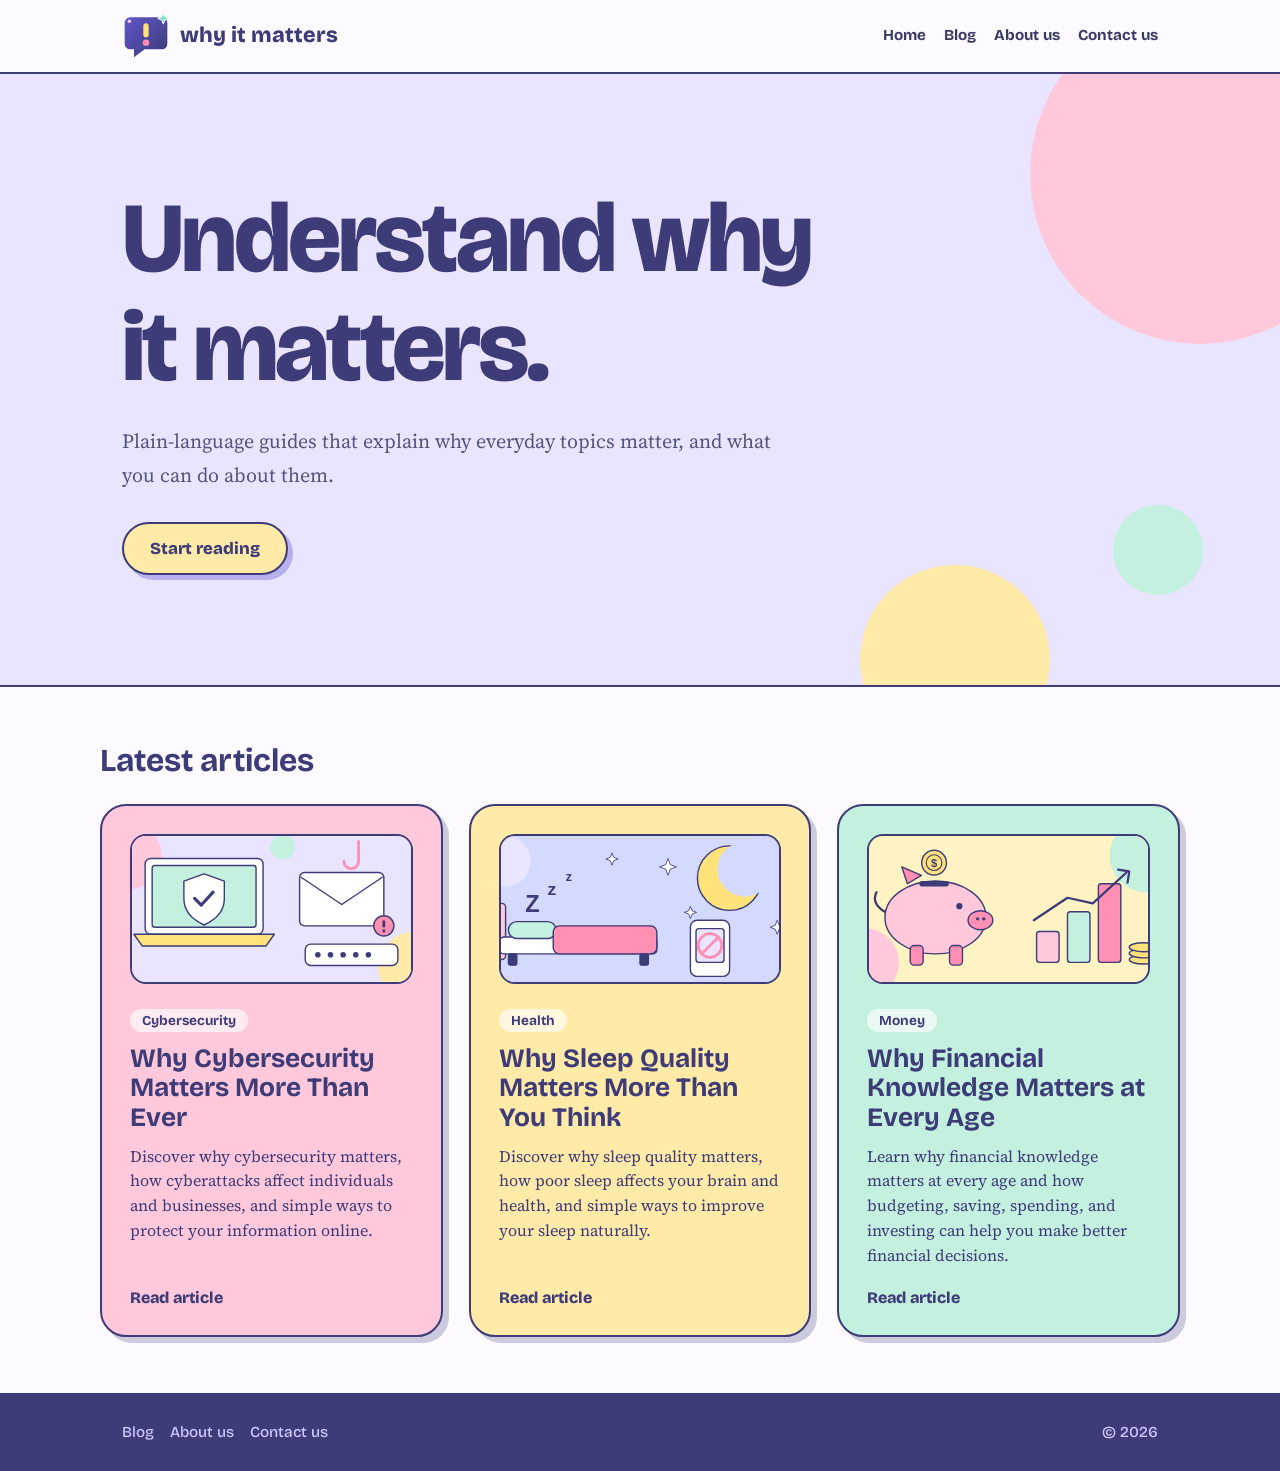
<file: public/index.html>
<!DOCTYPE html>
<html lang="en">
<head>
<meta charset="utf-8">
<meta name="viewport" content="width=device-width, initial-scale=1, viewport-fit=cover">
<link rel="icon" href="favicon.svg" type="image/svg+xml">
<title>Why It Matters – Simple Guides to What Matters Most</title>
<meta name="description" content="Plain-language guides that explain why everyday topics matter, from staying safe online to better sleep and smarter money habits.">
<link rel="preconnect" href="https://fonts.googleapis.com">
<link href="https://fonts.googleapis.com/css2?family=Bricolage+Grotesque:wght@500;700;800&family=Source+Serif+4:wght@400;600&display=swap" rel="stylesheet">
<link rel="stylesheet" href="style.css">
</head>
<body>
<header><div class="wrap">
<a class="logo" href="#home" aria-label="Why It Matters – home">
<img src="logo.svg" alt="" width="48" height="48">
<span>why it matters</span></a>
<nav aria-label="Main menu"><a href="#home">Home</a><a href="#blog">Blog</a><a href="#about">About us</a><a href="#contact">Contact us</a></nav>
</div></header>

<main>
<section id="home">
<div class="hero"><span class="blob b1"></span><span class="blob b2"></span><span class="blob b3"></span>
<div class="wrap"><h1>Understand why it matters.</h1><p>Plain-language guides that explain why everyday topics matter, and what you can do about them.</p><a class="btn" href="#articles">Start reading</a></div></div>
<div class="wrap grid" id="articles"><h2 class="t">Latest articles</h2><a class="card c1" href="#why-cybersecurity-matters"><img src="images/cybersecurity.svg" alt="" loading="lazy"><div><span class="tag">Cybersecurity</span><h3>Why Cybersecurity Matters More Than Ever</h3><p>Discover why cybersecurity matters, how cyberattacks affect individuals and businesses, and simple ways to protect your information online.</p></div><b>Read article</b></a><a class="card c2" href="#why-sleep-quality-matters"><img src="images/sleep.svg" alt="" loading="lazy"><div><span class="tag">Health</span><h3>Why Sleep Quality Matters More Than You Think</h3><p>Discover why sleep quality matters, how poor sleep affects your brain and health, and simple ways to improve your sleep naturally.</p></div><b>Read article</b></a><a class="card c3" href="#financial-knowledge-matters-every-age"><img src="images/finance.svg" alt="" loading="lazy"><div><span class="tag">Money</span><h3>Why Financial Knowledge Matters at Every Age</h3><p>Learn why financial knowledge matters at every age and how budgeting, saving, spending, and investing can help you make better financial decisions.</p></div><b>Read article</b></a></div>
</section>
<section id="blog"><div class="top"><div class="wrap"><h1>Blog</h1><p>Clear, practical guides on topics that matter in everyday life. Pick a topic and start reading.</p></div></div>
<div class="wrap grid blog-grid"><a class="card c1" href="#why-cybersecurity-matters"><img src="images/cybersecurity.svg" alt="" loading="lazy"><div><span class="tag">Cybersecurity</span><h3>Why Cybersecurity Matters More Than Ever</h3><p>Discover why cybersecurity matters, how cyberattacks affect individuals and businesses, and simple ways to protect your information online.</p></div><b>Read article</b></a><a class="card c2" href="#why-sleep-quality-matters"><img src="images/sleep.svg" alt="" loading="lazy"><div><span class="tag">Health</span><h3>Why Sleep Quality Matters More Than You Think</h3><p>Discover why sleep quality matters, how poor sleep affects your brain and health, and simple ways to improve your sleep naturally.</p></div><b>Read article</b></a><a class="card c3" href="#financial-knowledge-matters-every-age"><img src="images/finance.svg" alt="" loading="lazy"><div><span class="tag">Money</span><h3>Why Financial Knowledge Matters at Every Age</h3><p>Learn why financial knowledge matters at every age and how budgeting, saving, spending, and investing can help you make better financial decisions.</p></div><b>Read article</b></a></div></section>
<section id="about"><div class="top"><div class="wrap"><h1>About us</h1><p>We explain why things matter, in simple language, so you can make better decisions with confidence.</p></div></div>
<div class="body"><h2>Why we exist</h2>
<p>Many topics affect our daily lives, from staying safe online to looking after our health and managing money. Yet the information about them is often scattered, technical or overwhelming. Why It Matters was created to make these topics easy to understand.</p>
<h2>Our approach</h2>
<p>Every article follows one idea: explain what the topic is, show why it matters, and describe what you can do about it. We keep adding new topics, so there is always something new to learn.</p><p><a class="btn" href="#blog">Read the blog</a></p></div></section>
<section id="contact"><div class="top"><div class="wrap"><h1>Contact us</h1><p>Have a question, a topic idea or feedback? Send us a message.</p></div></div>
<div class="body"><form action="mailto:hello@whyitmatters.com" method="post" enctype="text/plain">
<label>Your name<input type="text" name="name" autocomplete="name" required></label>
<label>Email address<input type="email" name="email" autocomplete="email" required></label>
<label>Message<textarea name="message" required></textarea></label>
<button class="btn" type="submit">Send message</button></form></div></section>
<article id="why-cybersecurity-matters" class="a-pink"><section style="display:contents"><div class="top"><div class="wrap"><a href="#home">&larr; All articles</a><h1 style="margin-top:14px">Why Cybersecurity Matters More Than Ever</h1><p>Discover why cybersecurity matters, how cyberattacks affect individuals and businesses, and simple ways to protect your information online.</p><div class="meta">Cybersecurity · 12 Nov 2026</div></div></div><div class="figure"><img src="images/cybersecurity.svg" alt="A laptop protected by a shield with a check mark, beside a phishing email on a hook and a hidden password"><p>Strong habits protect more than strong software.</p></div><div class="body"><p class="lead">The internet has become an important part of everyday life. People use it to communicate, shop online, manage bank accounts, work remotely, store personal information, and access entertainment. Businesses also depend on digital systems to manage customers, payments, and important records.</p>
<p>However, as our lives become more connected, the risks of cyberattacks also increase. Personal information, financial accounts, and business data can become targets for criminals who use technology to steal information or cause damage.</p>
<p>This is why cybersecurity matters more than ever. Protecting digital information is no longer only the responsibility of technology experts. It has become an important part of everyday life.</p>
<h2>What Is Cybersecurity?</h2>
<p>Cybersecurity means protecting computers, mobile devices, networks, applications, and digital information from unauthorized access, attacks, or damage.</p>
<p>It includes the tools, practices, and security measures used to keep digital systems safe.</p>
<p>For example, using a strong password, enabling two-factor authentication, installing security updates, and avoiding suspicious links are all basic cybersecurity practices.</p>
<p>Cybersecurity is important for individuals, businesses, educational institutions, hospitals, government organizations, and almost every industry that uses digital technology.</p>
<h2>Why Cybersecurity Matters in Everyday Life</h2>
<p>Many people store sensitive information online without thinking about how valuable it might be to someone else.</p>
<p>Email accounts contain personal conversations, documents, and account recovery information. Banking applications provide access to financial services. Social media accounts contain photographs, personal details, and connections with friends and family.</p>
<p>If someone gains unauthorized access to these accounts, the consequences can be serious.</p>
<p>A stolen email account may allow criminals to reset passwords for other services. A compromised banking account may lead to financial losses. A hacked social media profile may be used to spread fraudulent messages.</p>
<p>Cybersecurity helps protect these digital assets and reduces the chances of personal information being misused.</p>
<h2>How Cyberattacks Affect Businesses</h2>
<p>Businesses depend heavily on technology to operate efficiently. They store customer information, manage payments, communicate with employees, and maintain important records through digital systems.</p>
<p>A cyberattack can interrupt these activities and create significant problems.</p>
<p>Some common business cybersecurity risks include:</p>
<ul><li><b>Data breaches:</b> Unauthorized access to confidential customer or company information.</li><li><b>Ransomware:</b> Malicious software that locks files or systems and demands payment.</li><li><b>Phishing:</b> Fake messages designed to trick employees into sharing passwords or sensitive information.</li><li><b>Website attacks:</b> Attempts to damage websites, steal information, or interrupt services.</li><li><b>Account compromise:</b> Criminals gaining access to business email or other important accounts.</li></ul>
<p>A successful attack can cause financial losses, operational disruption, customer distrust, and damage to a company’s reputation.</p>
<p>Even small businesses need cybersecurity because criminals do not target only large organizations.</p>
<h2>Why Personal Information Needs Protection</h2>
<p>Personal information has become valuable in the digital world.</p>
<p>Names, phone numbers, email addresses, passwords, financial details, and identity documents can be misused in different ways.</p>
<p>Criminals may use stolen information to create fake accounts, impersonate individuals, send fraudulent messages, or attempt financial fraud.</p>
<p>Protecting personal information means being careful about what you share online and understanding how websites and applications handle your data.</p>
<p>Before providing sensitive information, check whether the service is trustworthy and whether the information is genuinely necessary.</p>
<h2>The Growing Risk of Online Scams</h2>
<p>Online scams have become increasingly convincing.</p>
<p>Fraudsters may pretend to be bank representatives, delivery companies, customer support agents, employers, or even people you know.</p>
<p>Some scams involve fake payment requests. Others use urgent messages to create fear and pressure people into acting quickly.</p>
<p>For example, you might receive a message claiming that your bank account will be blocked unless you immediately verify your information through a link.</p>
<p>Such messages may lead to fake websites designed to steal passwords or banking details.</p>
<p>The safest approach is to verify important requests through official channels instead of trusting unexpected messages.</p>
<h2>How Artificial Intelligence Is Changing Cybersecurity</h2>
<p>Artificial intelligence is influencing both cybersecurity protection and cybercrime.</p>
<p>Security teams can use artificial intelligence to identify unusual activity, analyze large amounts of information, and detect potential threats more quickly.</p>
<p>At the same time, criminals may use artificial intelligence to create convincing phishing messages, imitate voices, or produce fake images and videos.</p>
<p>This makes it more difficult to identify suspicious content simply by looking at its appearance or checking whether its language contains mistakes.</p>
<p>As technology develops, people need stronger security awareness and better methods of verifying digital information.</p>
<h2>Simple Cybersecurity Practices Everyone Should Follow</h2>
<p>You do not need advanced technical knowledge to improve your digital security.</p>
<ol><li><b>Use Strong and Unique Passwords:</b> Avoid using the same password across multiple accounts. A password manager can help you create and store strong passwords safely.</li><li><b>Enable Two-Factor Authentication:</b> Two-factor authentication adds another verification step when signing in. It can make unauthorized account access more difficult, even if someone knows your password.</li><li><b>Keep Devices Updated:</b> Software updates often include security improvements. Installing updates regularly helps protect devices against known security weaknesses.</li><li><b>Avoid Suspicious Links:</b> Do not open unexpected links or attachments without checking their source. Carefully examine messages that request passwords, payments, or personal information.</li><li><b>Protect Your Wi-Fi Network:</b> Use a strong password for your home Wi-Fi and keep your router software updated.</li><li><b>Back Up Important Information:</b> Regular backups can help recover important files after accidental deletion, device damage, or certain cyberattacks.</li><li><b>Verify Before Sharing Information:</b> Check whether a website, message, or person is genuine before sharing sensitive information.</li></ol>
<p>These simple habits can reduce many common cybersecurity risks.</p>
<h2>Why Cybersecurity Awareness Matters</h2>
<p>Technology alone cannot prevent every cyberattack.</p>
<p>Many security incidents happen because someone clicks a suspicious link, shares confidential information, or uses an unsafe password.</p>
<p>Cybersecurity awareness helps people recognize warning signs and make safer decisions.</p>
<p>Schools can teach students about online safety. Businesses can train employees to identify suspicious messages. Families can discuss safe internet habits and protect younger users.</p>
<p>When people understand common digital risks, they become an important part of protecting themselves and others.</p>
<h2>Final thoughts</h2>
<p>The digital world offers many opportunities, but it also creates new risks.</p>
<p>As people and businesses depend more on technology, protecting digital information becomes increasingly important.</p>
<p>Cybersecurity is not only about preventing hackers from accessing computers. It is about protecting privacy, financial security, personal identity, business operations, and trust.</p>
<p>A few simple security habits can make a meaningful difference in how safely we use the internet.</p>
<h2>Frequently asked questions</h2>
<details><summary>Why is cybersecurity important today?</summary><p>Cybersecurity protects personal information, financial accounts, business data, and digital systems from unauthorized access, cyberattacks, and online fraud.</p></details>
<details><summary>Can individuals become victims of cyberattacks?</summary><p>Yes. Individuals may experience account hacking, identity theft, phishing, financial fraud, and data exposure.</p></details>
<details><summary>Is cybersecurity important for small businesses?</summary><p>Yes. Small businesses often store customer information and depend on digital services. Security incidents can affect their operations, finances, and reputation.</p></details>
<details><summary>What is the easiest way to improve cybersecurity?</summary><p>Start by using unique passwords, enabling two-factor authentication, updating devices, and avoiding suspicious links.</p></details>
<details><summary>Does cybersecurity require technical knowledge?</summary><p>Basic cybersecurity does not require advanced technical skills. Everyday security habits and awareness can provide meaningful protection.</p></details>
<div class="take">Cybersecurity matters because a safer digital world begins with protecting the information, accounts, and systems we depend on every day.</div></div></section></article>
<article id="why-sleep-quality-matters" class="a-yellow"><section style="display:contents"><div class="top"><div class="wrap"><a href="#home">&larr; All articles</a><h1 style="margin-top:14px">Why Sleep Quality Matters More Than You Think</h1><p>Discover why sleep quality matters, how poor sleep affects your brain and health, and simple ways to improve your sleep naturally.</p><div class="meta">Health · 11 Nov 2026</div></div></div><div class="figure"><img src="images/sleep.svg" alt="A cozy bed under a crescent moon with sleeping Zs and a phone that is crossed out"><p>Good rest begins with the habits you keep before bed.</p></div><div class="body"><p class="lead">Sleep is one of the most important parts of our daily lives, yet many people treat it as something they can easily sacrifice. Busy schedules, late-night phone use, work pressure, and entertainment often reduce the time we spend sleeping. Some people even believe that sleeping less means being more productive.</p>
<p>However, sleep is not simply about resting your body. It plays an important role in how you think, feel, learn, and perform throughout the day. Poor sleep can affect your mood, concentration, energy, and overall health in ways that are easy to overlook.</p>
<p>Understanding why sleep quality matters can help you develop better habits and improve your everyday life.</p>
<h2>What Is Sleep Quality?</h2>
<p>Sleep quality refers to how well you sleep during the night. It is not only about the number of hours you spend in bed but also about how easily you fall asleep, whether you wake up frequently, and how refreshed you feel in the morning.</p>
<p>Good sleep usually means falling asleep without too much difficulty, staying asleep for most of the night, and waking up feeling rested.</p>
<p>You may spend eight hours in bed but still feel tired if your sleep is interrupted or uncomfortable. This is why sleep quality is just as important as sleep duration.</p>
<h2>Why Sleep Matters for Your Brain</h2>
<p>Your brain remains active even when you are sleeping. During sleep, it performs several important functions that support learning, memory, and mental performance.</p>
<p>Good sleep helps your brain process information from the day. It supports memory formation and makes it easier to remember what you have learned.</p>
<p>Poor sleep can make simple tasks feel difficult. You may struggle to concentrate, forget small details, or take longer to understand information.</p>
<p>For students, this can affect learning and academic performance. For professionals, it may reduce productivity and make everyday work more challenging.</p>
<p>Getting enough quality sleep helps your brain stay ready for the next day.</p>
<h2>How Sleep Affects Your Mood</h2>
<p>Have you ever noticed feeling irritated, impatient, or emotional after a night of poor sleep?</p>
<p>Sleep and mood are closely connected. When you do not sleep well, managing emotions can become more difficult. Small problems may feel bigger, and stressful situations may become harder to handle.</p>
<p>Regular, good-quality sleep supports emotional balance and helps you respond more calmly to daily challenges.</p>
<p>It also plays an important role in mental well-being. Long-term sleep problems are associated with a higher risk of mental health difficulties, including anxiety and depression.</p>
<p>Taking care of your sleep is one useful step toward supporting your emotional health.</p>
<h2>Why Sleep Matters for Physical Health</h2>
<p>Sleep gives your body time to recover and maintain important functions.</p>
<p>During sleep, your body supports tissue repair, immune system activity, and the regulation of several hormones. These processes help your body function properly.</p>
<p>Poor sleep over time has been linked to several health concerns, including:</p>
<ul><li>Increased risk of high blood pressure.</li><li>Problems with blood sugar regulation.</li><li>Greater risk of weight-related health problems.</li><li>Reduced immune system function.</li><li>Higher risk of certain heart-related conditions.</li></ul>
<p>Sleep alone cannot prevent every health problem. However, regular and sufficient sleep is an important part of a healthy lifestyle.</p>
<h2>How Poor Sleep Affects Daily Productivity</h2>
<p>Many people stay awake late to finish work, study longer, or complete personal tasks. They may believe that sacrificing sleep gives them more time.</p>
<p>In reality, poor sleep can reduce the quality of the time you gain.</p>
<p>When you are tired, you may make more mistakes, lose focus, and struggle to complete tasks efficiently. Even simple decisions can require more effort.</p>
<p>For example, someone who sleeps poorly may spend several hours completing work that could have been finished faster after proper rest.</p>
<p>Good sleep supports better concentration, faster thinking, and more consistent performance.</p>
<h2>The Role of Sleep in Learning and Memory</h2>
<p>Sleep is especially important when learning something new.</p>
<p>Whether you are preparing for an examination, learning a new skill, or studying for professional work, your brain needs rest to process information effectively.</p>
<p>Staying awake all night before an examination may seem helpful, but it can make concentration and memory worse the following day.</p>
<p>A regular sleep schedule can support better learning than repeatedly sacrificing sleep for extra study hours.</p>
<h2>Common Habits That Reduce Sleep Quality</h2>
<p>Several everyday habits can make it harder to sleep properly.</p>
<ul><li><b>Using Phones Before Bed:</b> Bright screens, stimulating content, and endless scrolling can delay bedtime. Phone use can also keep your mind active when you should be relaxing.</li><li><b>Drinking Caffeine Late in the Day:</b> Coffee, energy drinks, and other caffeinated beverages can interfere with sleep, especially when consumed in the afternoon or evening.</li><li><b>Irregular Sleeping Hours:</b> Going to bed at very different times each night can disturb your natural sleep schedule.</li><li><b>Stress and Overthinking:</b> Worrying about work, relationships, finances, or future plans can make it difficult to relax before sleeping.</li><li><b>Uncomfortable Sleeping Conditions:</b> Excessive noise, bright lights, uncomfortable temperatures, and an unsuitable sleeping environment can interrupt sleep.</li></ul>
<p>Recognizing these habits is the first step toward improving sleep quality.</p>
<h2>Simple Ways to Improve Sleep Quality</h2>
<p>You do not need complicated routines to begin sleeping better. Small changes can make a difference.</p>
<ul><li><b>Maintain a regular schedule:</b> Try to sleep and wake up at similar times every day.</li><li><b>Reduce screen time:</b> Avoid unnecessary phone use close to bedtime.</li><li><b>Create a comfortable bedroom:</b> Keep your sleeping space quiet, dark, and comfortable.</li><li><b>Limit late caffeine:</b> Avoid caffeine in the hours before sleeping.</li><li><b>Exercise regularly:</b> Physical activity can support better sleep, although intense exercise close to bedtime may affect some people.</li><li><b>Relax before bed:</b> Reading, gentle stretching, or quiet activities can help you prepare for sleep.</li><li><b>Get enough sleep:</b> Most adults generally need at least seven hours of sleep each night.</li></ul>
<p>If sleep problems continue for weeks or regularly affect your daily life, consider speaking with a healthcare professional.</p>
<h2>Final thoughts</h2>
<p>Sleep is not wasted time. It is an essential part of maintaining your physical health, mental clarity, and emotional balance.</p>
<p>When you sleep well, your body gets time to recover, your brain processes information, and you become better prepared to handle everyday responsibilities.</p>
<p>Improving sleep quality does not require a perfect lifestyle. It begins with understanding your habits and making small, consistent changes.</p>
<h2>Frequently asked questions</h2>
<details><summary>Why is sleep quality more important than you think?</summary><p>Sleep affects your concentration, memory, mood, physical health, and daily performance. Poor sleep can influence several areas of life even when you do not immediately notice it.</p></details>
<details><summary>How many hours of sleep do adults need?</summary><p>Most adults need at least seven hours of sleep each night. Individual needs can vary, and some people may need more.</p></details>
<details><summary>Can poor sleep affect mental health?</summary><p>Yes. Poor sleep can affect emotional regulation and is associated with a greater risk of mental health difficulties.</p></details>
<details><summary>Does using a phone before bed affect sleep?</summary><p>Phone use can delay bedtime and interfere with relaxation. Reducing screen use before sleeping may help improve sleep habits.</p></details>
<details><summary>Can better sleep improve productivity?</summary><p>Good sleep supports concentration, memory, decision-making, and energy, which can help people perform everyday tasks more effectively.</p></details>
<div class="take">Sleep quality matters because the way you rest at night can influence how you think, feel, and live during the day.</div></div></section></article>
<article id="financial-knowledge-matters-every-age" class="a-mint"><section style="display:contents"><div class="top"><div class="wrap"><a href="#home">&larr; All articles</a><h1 style="margin-top:14px">Why Financial Knowledge Matters at Every Age</h1><p>Learn why financial knowledge matters at every age and how budgeting, saving, spending, and investing can help you make better financial decisions.</p><div class="meta">Money · 10 Nov 2026</div></div></div><div class="figure"><img src="images/finance.svg" alt="A piggy bank with a coin dropping in, beside a rising bar chart and a stack of coins"><p>Small money habits grow into real confidence.</p></div><div class="body"><p class="lead">Money is a part of almost every decision we make. From buying everyday products to planning a vacation, paying bills, or saving for the future, financial decisions affect our lives in many ways. However, many people learn how to earn money without learning how to manage it properly.</p>
<p>Understanding money is not only important for adults or business owners. It is equally useful for students, young professionals, families, and older people. Financial knowledge helps people make better decisions, avoid common mistakes, and feel more confident about their future.</p>
<h2>What Is Financial Knowledge?</h2>
<p>Financial knowledge means understanding how money works and how to manage it wisely. It includes knowing how to save, spend, borrow, invest, and plan for future expenses.</p>
<p>A person with good financial knowledge understands the difference between needs and wants. They know why saving is important, how interest works, and why borrowing money without a plan can create problems.</p>
<p>You do not need to be an expert in finance to manage money better. Even a few basic habits can make a meaningful difference in everyday life.</p>
<h2>Why Financial Knowledge Matters for Students</h2>
<p>Students often believe that money management becomes important only after getting a job. However, learning about money at an early age can build useful habits for the future.</p>
<p>Students who understand basic financial concepts can:</p>
<ul><li>Manage pocket money more responsibly.</li><li>Avoid unnecessary spending.</li><li>Develop regular saving habits.</li><li>Understand the value of money.</li><li>Prepare for future financial responsibilities.</li></ul>
<p>For example, a student who receives monthly pocket money can divide it into spending and saving. This simple habit teaches planning and self-control.</p>
<p>Learning about money early can also help students understand the importance of financial independence.</p>
<h2>Why It Matters for Young Adults</h2>
<p>Starting a career brings new financial responsibilities. Young adults may receive their first salary, move to a new city, purchase expensive products, or begin supporting their families.</p>
<p>Without proper planning, it is easy to spend an entire salary before the next month begins.</p>
<p>Financial knowledge helps young professionals:</p>
<ul><li>Create a monthly budget.</li><li>Build an emergency fund.</li><li>Understand credit cards and loans.</li><li>Avoid unnecessary debt.</li><li>Start saving for long-term goals.</li></ul>
<p>An emergency fund is especially useful because unexpected expenses can happen at any time. Medical bills, job changes, or urgent repairs can become difficult to manage without savings.</p>
<p>Young adults who develop good money habits early may find it easier to handle financial pressure later in life.</p>
<h2>Why Financial Knowledge Matters for Families</h2>
<p>Managing money becomes more complicated when people have families. Household expenses, education costs, healthcare, housing, and future plans require careful decisions.</p>
<p>Financial knowledge helps families understand their income and expenses. It also makes it easier to prepare for important goals such as buying a home, supporting children, or planning retirement.</p>
<p>A family budget can help everyone understand where money is going. It can also reduce unnecessary expenses and improve communication about financial decisions.</p>
<p>Planning together allows families to make better choices and prepare for unexpected situations.</p>
<h2>Understanding Saving, Spending, and Investing</h2>
<p>Three important parts of money management are saving, spending, and investing.</p>
<p>Saving means keeping money aside for future needs. Savings can help with emergencies, short-term goals, and planned purchases.</p>
<p>Spending means using money to purchase products or services. Understanding the difference between necessary and unnecessary spending helps people control their expenses.</p>
<p>Investing means putting money into assets with the goal of growing its value over time. Investments can involve risks, and returns are never guaranteed. Learning about different investment options before making decisions is important.</p>
<p>Understanding these three areas can help people use their money more effectively.</p>
<h2>How Financial Knowledge Helps Avoid Common Mistakes</h2>
<p>Many financial problems happen because people make decisions without understanding the consequences.</p>
<p>Some common mistakes include:</p>
<ul><li>Spending more money than they earn.</li><li>Using credit cards without understanding repayment.</li><li>Taking loans without checking the total cost.</li><li>Ignoring emergency savings.</li><li>Investing money without understanding the risks.</li><li>Following financial advice without checking its reliability.</li></ul>
<p>Financial knowledge helps people recognize these mistakes before they become serious problems.</p>
<p>It also encourages people to ask questions, compare options, and think carefully before making important financial decisions.</p>
<h2>Why Financial Knowledge Matters in the Digital Age</h2>
<p>Today, managing money is easier in many ways. People can transfer money, pay bills, shop online, and access banking services through mobile applications.</p>
<p>However, digital convenience also creates new risks.</p>
<p>Online scams, fake investment offers, misleading financial advertisements, and fraudulent payment requests can cause financial losses.</p>
<p>Understanding basic financial safety helps people protect their money. They should avoid sharing passwords, verify payment requests, and carefully check investment opportunities before trusting them.</p>
<p>Financial knowledge is now closely connected to digital awareness and personal security.</p>
<h2>How to Improve Your Financial Knowledge</h2>
<p>Improving financial knowledge does not require expensive courses or complicated financial books.</p>
<p>You can begin with a few simple steps:</p>
<ol><li><b>Track your expenses:</b> Write down where your money goes every month.</li><li><b>Create a budget:</b> Decide how much you want to spend and save.</li><li><b>Learn basic financial terms:</b> Understand interest, inflation, debt, savings, and investments.</li><li><b>Build saving habits:</b> Start with a small amount and increase it gradually.</li><li><b>Research before investing:</b> Understand the risks and costs involved.</li><li><b>Learn from reliable sources:</b> Use trusted educational resources instead of blindly following social media advice.</li></ol>
<p>The most important step is to practice what you learn in everyday life.</p>
<h2>Final thoughts</h2>
<p>Financial knowledge is not something people need only during difficult financial situations. It is a useful life skill that supports better decisions at every stage of life.</p>
<p>Students can use it to develop responsible habits. Young professionals can use it to manage their salaries. Families can use it to plan their future, and older adults can use it to protect their savings.</p>
<p>The goal is not to become wealthy overnight. The goal is to understand money, use it wisely, and build a more secure future.</p>
<h2>Frequently asked questions</h2>
<details><summary>Why is financial knowledge important?</summary><p>Financial knowledge helps people manage money, control expenses, understand debt, save for future needs, and make better financial decisions.</p></details>
<details><summary>Can students learn financial knowledge?</summary><p>Yes. Students can learn budgeting, saving, spending control, and the basic value of money from an early age.</p></details>
<details><summary>Does financial knowledge help people save money?</summary><p>Yes. Understanding expenses and financial goals can help people develop better saving habits and reduce unnecessary spending.</p></details>
<details><summary>Is financial knowledge important for earning a high salary?</summary><p>Financial knowledge is useful regardless of income. Even people who earn a high salary can face financial problems if they spend without planning.</p></details>
<div class="take">Financial knowledge matters because better understanding of money can lead to better decisions, greater confidence, and fewer financial surprises.</div></div></section></article>
</main>

<footer><div class="wrap"><span class="foot-links"><a href="#blog">Blog</a><a href="#about">About us</a><a href="#contact">Contact us</a></span><span>&copy; 2026</span></div></footer>
</body>
</html>
</file>
<file: style.css>
:root{--ink:#3d3b78;--paper:#fcfaff;--text:#3a3865;--yellow:#ffeaa8;--pink:#ffc9db;--mint:#c4f0e0;--card:#fff;
--head:"Bricolage Grotesque","Trebuchet MS",sans-serif;--body:"Source Serif 4",Georgia,serif;box-sizing:border-box;
padding-top:env(safe-area-inset-top,0px);padding-bottom:env(safe-area-inset-bottom,0px)}
@media (prefers-color-scheme:dark){:root:not([data-theme="light"]){--paper:#1f1d3d;--text:#e9e6ff;--card:#2a2850;--ink:#faf7ff}}
*,*::before,*::after{box-sizing:border-box}
html{scroll-padding-top:env(safe-area-inset-top,0px);scroll-behavior:smooth}
body{margin:0;background:var(--paper);color:var(--text);font:1.12rem/1.7 var(--body)}
h1,h2,h3,.logo{font-family:var(--head);color:var(--ink);line-height:1.1;margin:0}
a{color:inherit}
:focus-visible{outline:2px solid var(--pink);outline-offset:3px}
.wrap{max-width:1080px;margin:0 auto;padding:0 22px}
header{position:sticky;top:env(safe-area-inset-top,0px);z-index:5;background:var(--paper);border-bottom:2px solid var(--ink)}
header .wrap{display:flex;align-items:center;justify-content:space-between;padding-top:12px;padding-bottom:12px}
.logo{display:flex;align-items:center;gap:10px;text-decoration:none;font-weight:800;font-size:1.35rem}
.logo svg{width:44px;height:44px;flex:none}
nav{display:flex;gap:18px;font:700 .95rem var(--head)}
nav a{text-decoration:none;padding:4px 0;border-bottom:2px solid transparent}
nav a:hover{border-color:var(--pink)}
header .wrap{flex-wrap:wrap;gap:8px 18px}
nav{overflow-x:auto;max-width:100%}
nav a{white-space:nowrap}
#blog{--c:#e4deff}#about{--c:var(--yellow)}#contact{--c:var(--mint)}
.tag{display:inline-block;font:700 .85rem var(--head);background:rgba(255,255,255,.65);border-radius:999px;padding:3px 12px;margin-bottom:12px}
.blog-grid{padding-top:46px}
.facts{display:grid;grid-template-columns:repeat(auto-fit,minmax(200px,1fr));gap:16px;margin:24px 0}
.facts div{border:2px solid var(--ink);border-radius:18px;padding:18px;background:var(--card)}
.facts div:nth-child(1){background:var(--pink)}.facts div:nth-child(2){background:var(--yellow)}.facts div:nth-child(3){background:var(--mint)}
.facts h3{margin:0 0 6px;color:#3d3b78}.facts p{margin:0;font-size:1rem;line-height:1.5;color:#3d3b78}
form{display:grid;gap:16px;margin-top:20px}
label{font:700 1rem var(--head);color:var(--ink);display:grid;gap:6px}
input,textarea{font:1.05rem var(--body);padding:13px 15px;border:2px solid var(--ink);border-radius:14px;background:var(--card);color:var(--text);width:100%}
textarea{min-height:150px;resize:vertical}
form .btn{border:2px solid var(--ink);cursor:pointer;justify-self:start}
.foot-links{display:flex;gap:16px;flex-wrap:wrap}
.foot-links a{text-decoration:none}.foot-links a:hover{text-decoration:underline}
main>section,main>article{display:none}
main>section:target,main>article:target{display:block}
body:not(:has(main>:target)) #home{display:block}

/* hero */
.hero{background:#e9e4ff;color:var(--ink);border-bottom:2px solid var(--ink);position:relative;overflow:hidden}
.hero .wrap{padding-top:clamp(48px,9vw,110px);padding-bottom:clamp(48px,9vw,110px)}
.hero h1{color:var(--ink);font-size:clamp(2.6rem,8.5vw,6.2rem);font-weight:800;letter-spacing:-.03em;max-width:12ch}
.hero p{max-width:34em;font-size:1.25rem;margin:22px 0 30px;color:#55537f}
.btn{display:inline-block;background:var(--yellow);color:#3d3b78;font:800 1.05rem var(--head);padding:14px 26px;border-radius:999px;text-decoration:none;border:2px solid #3d3b78;box-shadow:5px 5px 0 #b8b0ee}
.btn:hover{transform:translate(-2px,-2px);box-shadow:7px 7px 0 #b8b0ee}
.blob{position:absolute;border-radius:50%}
.b1{width:340px;height:340px;background:var(--pink);right:-90px;top:-70px}
.b2{width:190px;height:190px;background:var(--yellow);right:18%;bottom:-70px}
.b3{width:90px;height:90px;background:var(--mint);right:6%;bottom:90px}
.hero .wrap{position:relative;z-index:1}

/* cards */
.grid{display:grid;grid-template-columns:repeat(auto-fit,minmax(270px,1fr));gap:26px;padding:56px 0}
.grid h2.t{grid-column:1/-1;font-size:2rem}
.card{display:flex;flex-direction:column;justify-content:space-between;gap:34px;padding:28px;border:2px solid #3d3b78;border-radius:26px;text-decoration:none;color:#3d3b78;box-shadow:6px 6px 0 rgba(61,59,120,.25);min-height:310px;transition:transform .15s}
.card:hover{transform:translate(-3px,-3px)}
.card h3{color:#3d3b78;font-size:1.65rem}
.card p{margin:12px 0 0;font-size:1rem;line-height:1.55}
.card b{font:800 1rem var(--head)}
.c1{background:var(--pink)}.c2{background:var(--yellow)}.c3{background:var(--mint)}
.why{background:var(--yellow);border-block:2px solid #3d3b78;color:#3d3b78}
.why .wrap{padding-top:50px;padding-bottom:50px;max-width:820px}
.why h2{font-size:clamp(1.8rem,5vw,2.8rem)}
.why p{margin:14px 0 0}

/* article */
article{--c:var(--pink)}
#sleep{--c:var(--yellow)}#finance{--c:var(--mint)}
.top{background:var(--c);border-bottom:2px solid #3d3b78}
.top .wrap{padding-top:44px;padding-bottom:56px;max-width:860px}
.top h1{color:#3d3b78;font-size:clamp(2rem,6vw,3.8rem);font-weight:800;letter-spacing:-.02em}
.top a{font:700 .95rem var(--head);color:#3d3b78}
.top p{margin:18px 0 0;font-size:1.2rem;color:#3d3b78;max-width:36em}
.body{max-width:720px;margin:0 auto;padding:46px 22px 30px}
.body h2{font-size:1.9rem;margin:44px 0 12px;padding-left:16px;border-left:8px solid var(--c)}
.body h3{font-size:1.2rem;margin:26px 0 4px}
.body p,.body li{margin:0 0 14px}
.body ul{padding-left:1.2em}
details{border:2px solid #3d3b78;border-radius:16px;background:var(--card);margin:12px 0;padding:14px 18px}
summary{cursor:pointer;font:700 1.05rem var(--head);color:var(--ink)}
details[open]{background:var(--c);color:#3d3b78}
details[open] summary{color:#3d3b78}
details p{margin:10px 0 0}
.take{margin:44px 0 0;padding:26px;background:var(--ink);color:#faf7ff;border-radius:22px;font:700 1.35rem/1.35 var(--head);box-shadow:8px 8px 0 var(--c)}
footer{background:var(--ink);color:#cfc9ff;font:500 .95rem var(--head);padding:30px 0}
footer .wrap{display:flex;gap:14px;justify-content:space-between;flex-wrap:wrap}
@media (prefers-reduced-motion:reduce){*{transition:none!important;scroll-behavior:auto!important}}

.logo img{width:48px;height:48px;flex:none}
.card img{width:100%;height:150px;object-fit:cover;border-radius:16px;border:2px solid var(--ink);display:block}
.card{justify-content:flex-start;gap:20px}
.card>b{margin-top:auto}
.figure{max-width:860px;margin:-34px auto 0;padding:0 22px;position:relative}
.figure img{display:block;width:100%;height:auto;border:2px solid var(--ink);border-radius:22px;box-shadow:6px 6px 0 rgba(61,59,120,.25);background:#fff}
.figure p{font:.9rem var(--head);color:#6d6b99;margin:10px 4px 0}

.body ol{padding-left:1.3em}.body ol li{margin-bottom:14px}
.lead{font-size:1.25rem;line-height:1.65}
</file>
<file: public/style.css>
:root{--ink:#3d3b78;--paper:#fcfaff;--text:#3a3865;--yellow:#ffeaa8;--pink:#ffc9db;--mint:#c4f0e0;--card:#fff;
--head:"Bricolage Grotesque","Trebuchet MS",sans-serif;--body:"Source Serif 4",Georgia,serif;box-sizing:border-box;
padding-top:env(safe-area-inset-top,0px);padding-bottom:env(safe-area-inset-bottom,0px)}
@media (prefers-color-scheme:dark){:root:not([data-theme="light"]){--paper:#1f1d3d;--text:#e9e6ff;--card:#2a2850;--ink:#faf7ff}}
*,*::before,*::after{box-sizing:border-box}
html{scroll-padding-top:env(safe-area-inset-top,0px);scroll-behavior:smooth}
body{margin:0;background:var(--paper);color:var(--text);font:1.12rem/1.7 var(--body)}
h1,h2,h3,.logo{font-family:var(--head);color:var(--ink);line-height:1.1;margin:0}
a{color:inherit}
:focus-visible{outline:2px solid var(--pink);outline-offset:3px}
.wrap{max-width:1080px;margin:0 auto;padding:0 22px}
header{position:sticky;top:env(safe-area-inset-top,0px);z-index:5;background:var(--paper);border-bottom:2px solid var(--ink)}
header .wrap{display:flex;align-items:center;justify-content:space-between;padding-top:12px;padding-bottom:12px}
.logo{display:flex;align-items:center;gap:10px;text-decoration:none;font-weight:800;font-size:1.35rem}
.logo svg{width:44px;height:44px;flex:none}
nav{display:flex;gap:18px;font:700 .95rem var(--head)}
nav a{text-decoration:none;padding:4px 0;border-bottom:2px solid transparent}
nav a:hover{border-color:var(--pink)}
header .wrap{flex-wrap:wrap;gap:8px 18px}
nav{overflow-x:auto;max-width:100%}
nav a{white-space:nowrap}
#blog{--c:#e4deff}#about{--c:var(--yellow)}#contact{--c:var(--mint)}
.tag{display:inline-block;font:700 .85rem var(--head);background:rgba(255,255,255,.65);border-radius:999px;padding:3px 12px;margin-bottom:12px}
.blog-grid{padding-top:46px}
.facts{display:grid;grid-template-columns:repeat(auto-fit,minmax(200px,1fr));gap:16px;margin:24px 0}
.facts div{border:2px solid var(--ink);border-radius:18px;padding:18px;background:var(--card)}
.facts div:nth-child(1){background:var(--pink)}.facts div:nth-child(2){background:var(--yellow)}.facts div:nth-child(3){background:var(--mint)}
.facts h3{margin:0 0 6px;color:#3d3b78}.facts p{margin:0;font-size:1rem;line-height:1.5;color:#3d3b78}
form{display:grid;gap:16px;margin-top:20px}
label{font:700 1rem var(--head);color:var(--ink);display:grid;gap:6px}
input,textarea{font:1.05rem var(--body);padding:13px 15px;border:2px solid var(--ink);border-radius:14px;background:var(--card);color:var(--text);width:100%}
textarea{min-height:150px;resize:vertical}
form .btn{border:2px solid var(--ink);cursor:pointer;justify-self:start}
.foot-links{display:flex;gap:16px;flex-wrap:wrap}
.foot-links a{text-decoration:none}.foot-links a:hover{text-decoration:underline}
main>section,main>article{display:none}
main>section:target,main>article:target{display:block}
body:not(:has(main>:target)) #home{display:block}

/* hero */
.hero{background:#e9e4ff;color:var(--ink);border-bottom:2px solid var(--ink);position:relative;overflow:hidden}
.hero .wrap{padding-top:clamp(48px,9vw,110px);padding-bottom:clamp(48px,9vw,110px)}
.hero h1{color:var(--ink);font-size:clamp(2.6rem,8.5vw,6.2rem);font-weight:800;letter-spacing:-.03em;max-width:12ch}
.hero p{max-width:34em;font-size:1.25rem;margin:22px 0 30px;color:#55537f}
.btn{display:inline-block;background:var(--yellow);color:#3d3b78;font:800 1.05rem var(--head);padding:14px 26px;border-radius:999px;text-decoration:none;border:2px solid #3d3b78;box-shadow:5px 5px 0 #b8b0ee}
.btn:hover{transform:translate(-2px,-2px);box-shadow:7px 7px 0 #b8b0ee}
.blob{position:absolute;border-radius:50%}
.b1{width:340px;height:340px;background:var(--pink);right:-90px;top:-70px}
.b2{width:190px;height:190px;background:var(--yellow);right:18%;bottom:-70px}
.b3{width:90px;height:90px;background:var(--mint);right:6%;bottom:90px}
.hero .wrap{position:relative;z-index:1}

/* cards */
.grid{display:grid;grid-template-columns:repeat(auto-fit,minmax(270px,1fr));gap:26px;padding:56px 0}
.grid h2.t{grid-column:1/-1;font-size:2rem}
.card{display:flex;flex-direction:column;justify-content:space-between;gap:34px;padding:28px;border:2px solid #3d3b78;border-radius:26px;text-decoration:none;color:#3d3b78;box-shadow:6px 6px 0 rgba(61,59,120,.25);min-height:310px;transition:transform .15s}
.card:hover{transform:translate(-3px,-3px)}
.card h3{color:#3d3b78;font-size:1.65rem}
.card p{margin:12px 0 0;font-size:1rem;line-height:1.55}
.card b{font:800 1rem var(--head)}
.c1{background:var(--pink)}.c2{background:var(--yellow)}.c3{background:var(--mint)}
.why{background:var(--yellow);border-block:2px solid #3d3b78;color:#3d3b78}
.why .wrap{padding-top:50px;padding-bottom:50px;max-width:820px}
.why h2{font-size:clamp(1.8rem,5vw,2.8rem)}
.why p{margin:14px 0 0}

/* article */
article{--c:var(--pink)}

.top{background:var(--c);border-bottom:2px solid #3d3b78}
.top .wrap{padding-top:44px;padding-bottom:56px;max-width:860px}
.top h1{color:#3d3b78;font-size:clamp(2rem,6vw,3.8rem);font-weight:800;letter-spacing:-.02em}
.top a{font:700 .95rem var(--head);color:#3d3b78}
.top p{margin:18px 0 0;font-size:1.2rem;color:#3d3b78;max-width:36em}
.body{max-width:720px;margin:0 auto;padding:46px 22px 30px}
.body h2{font-size:1.9rem;margin:44px 0 12px;padding-left:16px;border-left:8px solid var(--c)}
.body h3{font-size:1.2rem;margin:26px 0 4px}
.body p,.body li{margin:0 0 14px}
.body ul{padding-left:1.2em}
details{border:2px solid #3d3b78;border-radius:16px;background:var(--card);margin:12px 0;padding:14px 18px}
summary{cursor:pointer;font:700 1.05rem var(--head);color:var(--ink)}
details[open]{background:var(--c);color:#3d3b78}
details[open] summary{color:#3d3b78}
details p{margin:10px 0 0}
.take{margin:44px 0 0;padding:26px;background:var(--ink);color:#faf7ff;border-radius:22px;font:700 1.35rem/1.35 var(--head);box-shadow:8px 8px 0 var(--c)}
footer{background:var(--ink);color:#cfc9ff;font:500 .95rem var(--head);padding:30px 0}
footer .wrap{display:flex;gap:14px;justify-content:space-between;flex-wrap:wrap}
@media (prefers-reduced-motion:reduce){*{transition:none!important;scroll-behavior:auto!important}}

.logo img{width:48px;height:48px;flex:none}
.card img{width:100%;height:150px;object-fit:cover;border-radius:16px;border:2px solid var(--ink);display:block}
.card{justify-content:flex-start;gap:20px}
.card>b{margin-top:auto}
.figure{max-width:860px;margin:-34px auto 0;padding:0 22px;position:relative}
.figure img{display:block;width:100%;height:auto;border:2px solid var(--ink);border-radius:22px;box-shadow:6px 6px 0 rgba(61,59,120,.25);background:#fff}
.figure p{font:.9rem var(--head);color:#6d6b99;margin:10px 4px 0}

.body ol{padding-left:1.3em}.body ol li{margin-bottom:14px}
.lead{font-size:1.25rem;line-height:1.65}

.a-pink{--c:var(--pink)}.a-yellow{--c:var(--yellow)}.a-mint{--c:var(--mint)}.a-lavender{--c:#e4deff}
.c4{background:#e4deff}
.meta{font:700 .9rem var(--head);margin:16px 0 0;color:#3d3b78}
figure.inpost{margin:30px 0}
figure.inpost img{display:block;width:100%;height:auto;border:2px solid var(--ink);border-radius:18px;background:#fff}
figure.inpost figcaption{font:.9rem var(--head);color:#6d6b99;margin:8px 4px 0}
.body a{color:var(--ink);text-decoration-thickness:2px}
.more{text-align:center;padding:0 0 56px}
.empty{padding:60px 0;text-align:center;color:#6d6b99}
</file>
